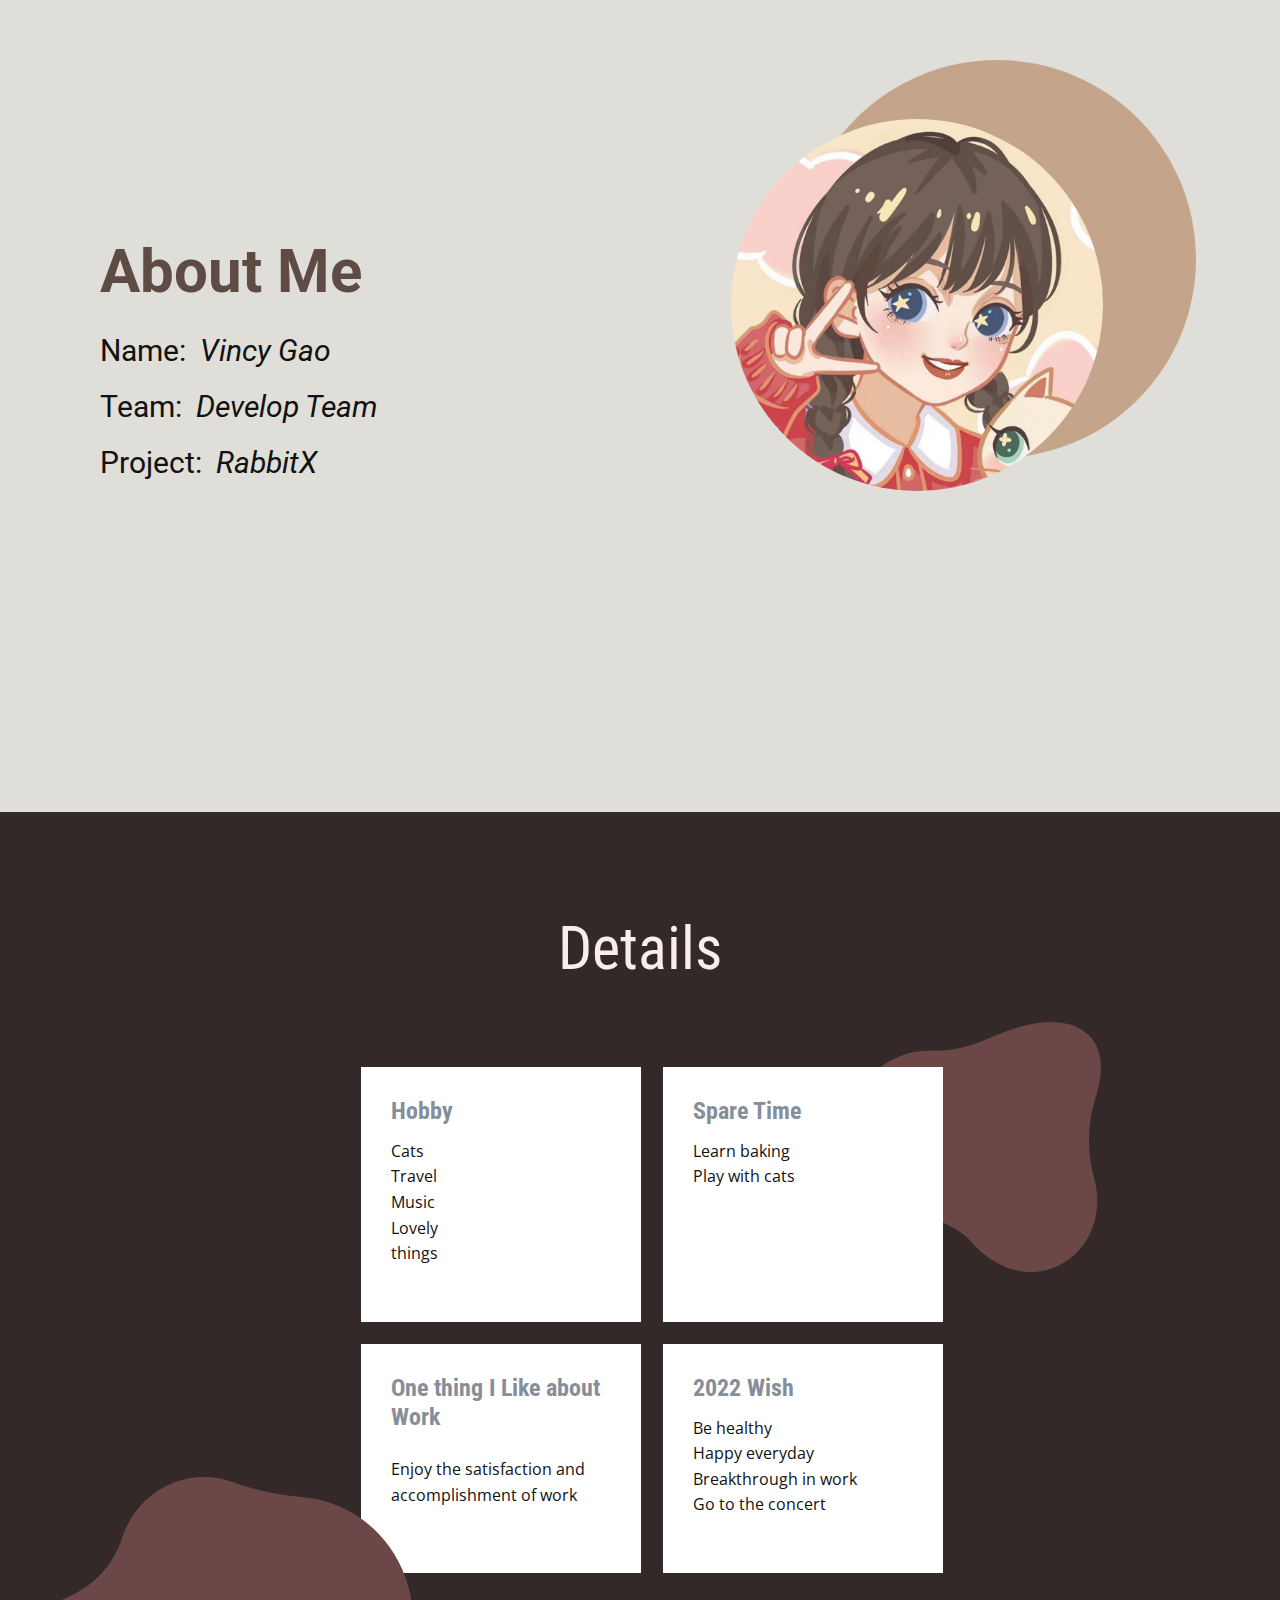
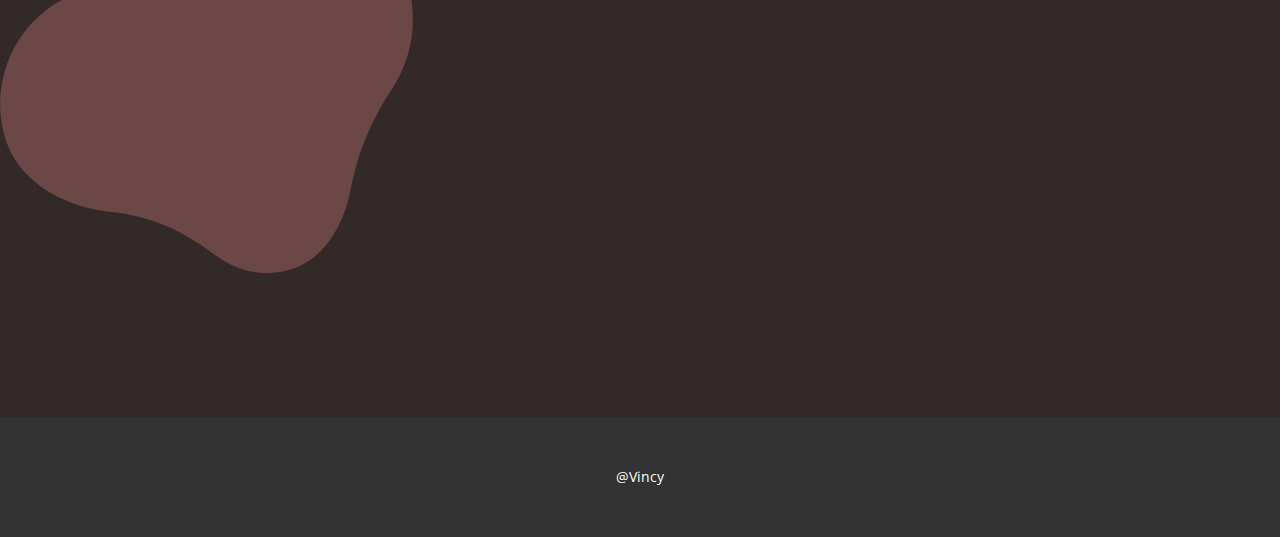
<file: index.html>
<!DOCTYPE html>
<html style="font-size: 16px;">
  <head>
    <meta name="viewport" content="width=device-width, initial-scale=1.0">
    <meta charset="utf-8">
    <meta name="keywords" content="About Us">
    <meta name="description" content="">
    <meta name="page_type" content="np-template-header-footer-from-plugin">
    <title>Vincy Gao</title>
    <link rel="stylesheet" href="nicepage.css" media="screen">
<link rel="stylesheet" href="Home.css" media="screen">
    <script class="u-script" type="text/javascript" src="jquery.js" defer=""></script>
    <script class="u-script" type="text/javascript" src="nicepage.js" defer=""></script>
    <meta name="generator" content="Nicepage 4.3.3, nicepage.com">
    
    <link id="u-theme-google-font" rel="stylesheet" href="https://fonts.googleapis.com/css?family=Roboto:100,100i,300,300i,400,400i,500,500i,700,700i,900,900i|Open+Sans:300,300i,400,400i,600,600i,700,700i,800,800i">
    <link id="u-page-google-font" rel="stylesheet" href="https://fonts.googleapis.com/css?family=Roboto+Condensed:300,300i,400,400i,700,700i|Roboto+Condensed:300,300i,400,400i,700,700i">
    
    
    
    <script type="application/ld+json">{
		"@context": "http://schema.org",
		"@type": "Organization",
		"name": ""
}</script>
    <meta name="theme-color" content="#478ac9">
    <meta property="og:title" content="Home">
    <meta property="og:type" content="website">
  </head>
  <body data-home-page="Home.html" data-home-page-title="Home" class="u-body">
    <section class="background-color u-align-center u-clearfix u-custom-color-2 u-section-1" id="carousel_fe65">
      <div class="u-clearfix u-sheet u-valign-middle-md u-valign-middle-sm u-valign-middle-xs u-sheet-1">
        <div class="u-clearfix u-expanded-width u-layout-wrap u-layout-wrap-1">
          <div class="u-layout">
            <div class="u-layout-row">
              <div class="u-container-style u-layout-cell u-left-cell u-size-30 u-layout-cell-1">
                <div class="u-container-layout u-valign-bottom-md u-valign-bottom-sm u-valign-middle-xs u-container-layout-1">
                  <h2 class="u-text u-text-custom-color-5 u-text-1">About Me</h2>
                  <h3 class="u-text u-text-2">Name:&nbsp;&nbsp;<span style="font-style: italic;">Vincy Gao</span>
                  </h3>
                  <h3 class="u-text u-text-3">Team:&nbsp;&nbsp;<span style="font-style: italic;">Develop Team</span>
                  </h3>
                  <h3 class="u-text u-text-4">Project:&nbsp;&nbsp;<span style="font-style: italic;">RabbitX</span>
                  </h3>
                </div>
              </div>
              <div class="u-container-style u-layout-cell u-right-cell u-size-30 u-layout-cell-2">
                <div class="u-container-layout u-container-layout-2">
                  <div class="u-custom-color-3 u-shape u-shape-circle u-shape-1"></div>
                  <div alt="" class="u-image u-image-circle u-image-1" data-image-width="1112" data-image-height="1036"></div>
                </div>
              </div>
            </div>
          </div>
        </div>
      </div>
    </section>
    <section class="u-align-center u-clearfix u-palette-2-dark-3 u-section-2" id="carousel_7f0c">
      <h1 class="u-text u-text-palette-2-light-3 u-text-1">Details<br>
      </h1>
      <div class="u-shape u-shape-svg u-text-palette-2-dark-2 u-shape-1">
        <svg class="u-svg-link" preserveAspectRatio="none" viewBox="0 0 160 160" style=""><use xmlns:xlink="http://www.w3.org/1999/xlink" xlink:href="#svg-bab7"></use></svg>
        <svg xmlns="http://www.w3.org/2000/svg" xmlns:xlink="http://www.w3.org/1999/xlink" version="1.1" xml:space="preserve" class="u-svg-content" viewBox="0 0 160 160" x="0px" y="0px" id="svg-bab7"><path d="M157.4,45.5c11.3-39.1-16.3-50.2-43.8-43.8c-25.2,5.8-35.5,17.2-61,16.5C21.7,17.4,0,39.8,0,71.3
	c0,49.1,58.2,47.8,76.2,68.5c38.8,44.7,92.8,8.2,79.3-40.3C148.1,73.2,155.9,50.6,157.4,45.5z"></path></svg>
      </div>
      <div class="u-list u-list-1">
        <div class="u-repeater u-repeater-1">
          <div class="u-align-left u-container-style u-list-item u-repeater-item u-white u-list-item-1">
            <div class="u-container-layout u-similar-container u-valign-top u-container-layout-1">
              <h4 class="u-custom-font u-font-roboto-condensed u-text u-text-default u-text-palette-5-dark-1 u-text-2">
                <span style="font-weight: 700;">Hobb<span style="font-weight: 700;"></span>y
                </span>
                <br>
              </h4>
              <p class="u-text u-text-3">Cats<br>Travel<br>Music<br> Lovely things&nbsp;<br>
              </p>
            </div>
          </div>
          <div class="u-align-left u-container-style u-list-item u-repeater-item u-video-cover u-white u-list-item-2">
            <div class="u-container-layout u-similar-container u-valign-top u-container-layout-2">
              <h4 class="u-custom-font u-font-roboto-condensed u-text u-text-default u-text-palette-5-dark-1 u-text-4">Spare Time</h4>
              <p class="u-text u-text-5">Learn baking<br>Play with cats<br>
                <br>
              </p>
            </div>
          </div>
          <div class="u-align-left u-container-style u-list-item u-repeater-item u-video-cover u-white u-list-item-3">
            <div class="u-container-layout u-similar-container u-valign-top u-container-layout-3">
              <h4 class="u-custom-font u-font-roboto-condensed u-text u-text-default u-text-palette-5-dark-1 u-text-6">One thing I Like about Work</h4>
              <p class="u-text u-text-7">
                <br>Enjoy the satisfaction and accomplishment of work&nbsp;
              </p>
            </div>
          </div>
          <div class="u-align-left u-container-style u-list-item u-repeater-item u-video-cover u-white u-list-item-4">
            <div class="u-container-layout u-similar-container u-valign-top u-container-layout-4">
              <h4 class="u-custom-font u-font-roboto-condensed u-text u-text-default u-text-palette-5-dark-1 u-text-8">2022 Wish</h4>
              <p class="u-text u-text-9">Be healthy<br>Happy everyday<br>Breakthrough in work<br> Go to the concert&nbsp;<br>
              </p>
            </div>
          </div>
        </div>
      </div>
      <div class="u-shape u-shape-svg u-text-palette-2-dark-2 u-shape-2">
        <svg class="u-svg-link" preserveAspectRatio="none" viewBox="0 0 160 150" style=""><use xmlns:xlink="http://www.w3.org/1999/xlink" xlink:href="#svg-61d8"></use></svg>
        <svg xmlns="http://www.w3.org/2000/svg" xmlns:xlink="http://www.w3.org/1999/xlink" version="1.1" xml:space="preserve" class="u-svg-content" viewBox="0 0 160 150" x="0px" y="0px" id="svg-61d8"><path d="M43.2,126.9c14.2,1.3,27.6,7,39.1,15.6c8.3,6.1,19.4,10.3,32.7,5.3c11.7-4.4,18.6-17.4,21-30.2c2.6-13.3,8.1-25.9,15.7-37.1
	c8.3-12.1,10.8-27.9,5.3-42.7C150.5,20.3,134.6,9,117,7.6C107.9,6.9,98.8,5,90.1,1.9C83-0.6,75-0.7,67.4,2.1
	c-9.9,3.7-17,11.6-20.1,21c-3.3,10.1-10.9,18-20.6,22.2c-0.1,0-0.1,0.1-0.2,0.1c-20.3,8.9-31,32-24.6,53.2
	C6.9,115.6,25.2,125.2,43.2,126.9z"></path></svg>
      </div>
    </section>
    
    
    <footer class="u-align-center u-clearfix u-footer u-grey-80 u-footer" id="sec-1d3d"><div class="u-clearfix u-sheet u-valign-middle-xs u-sheet-1">
        <p class="u-small-text u-text u-text-variant u-text-1">@Vincy</p>
      </div></footer>
  </body>
</html>
</file>
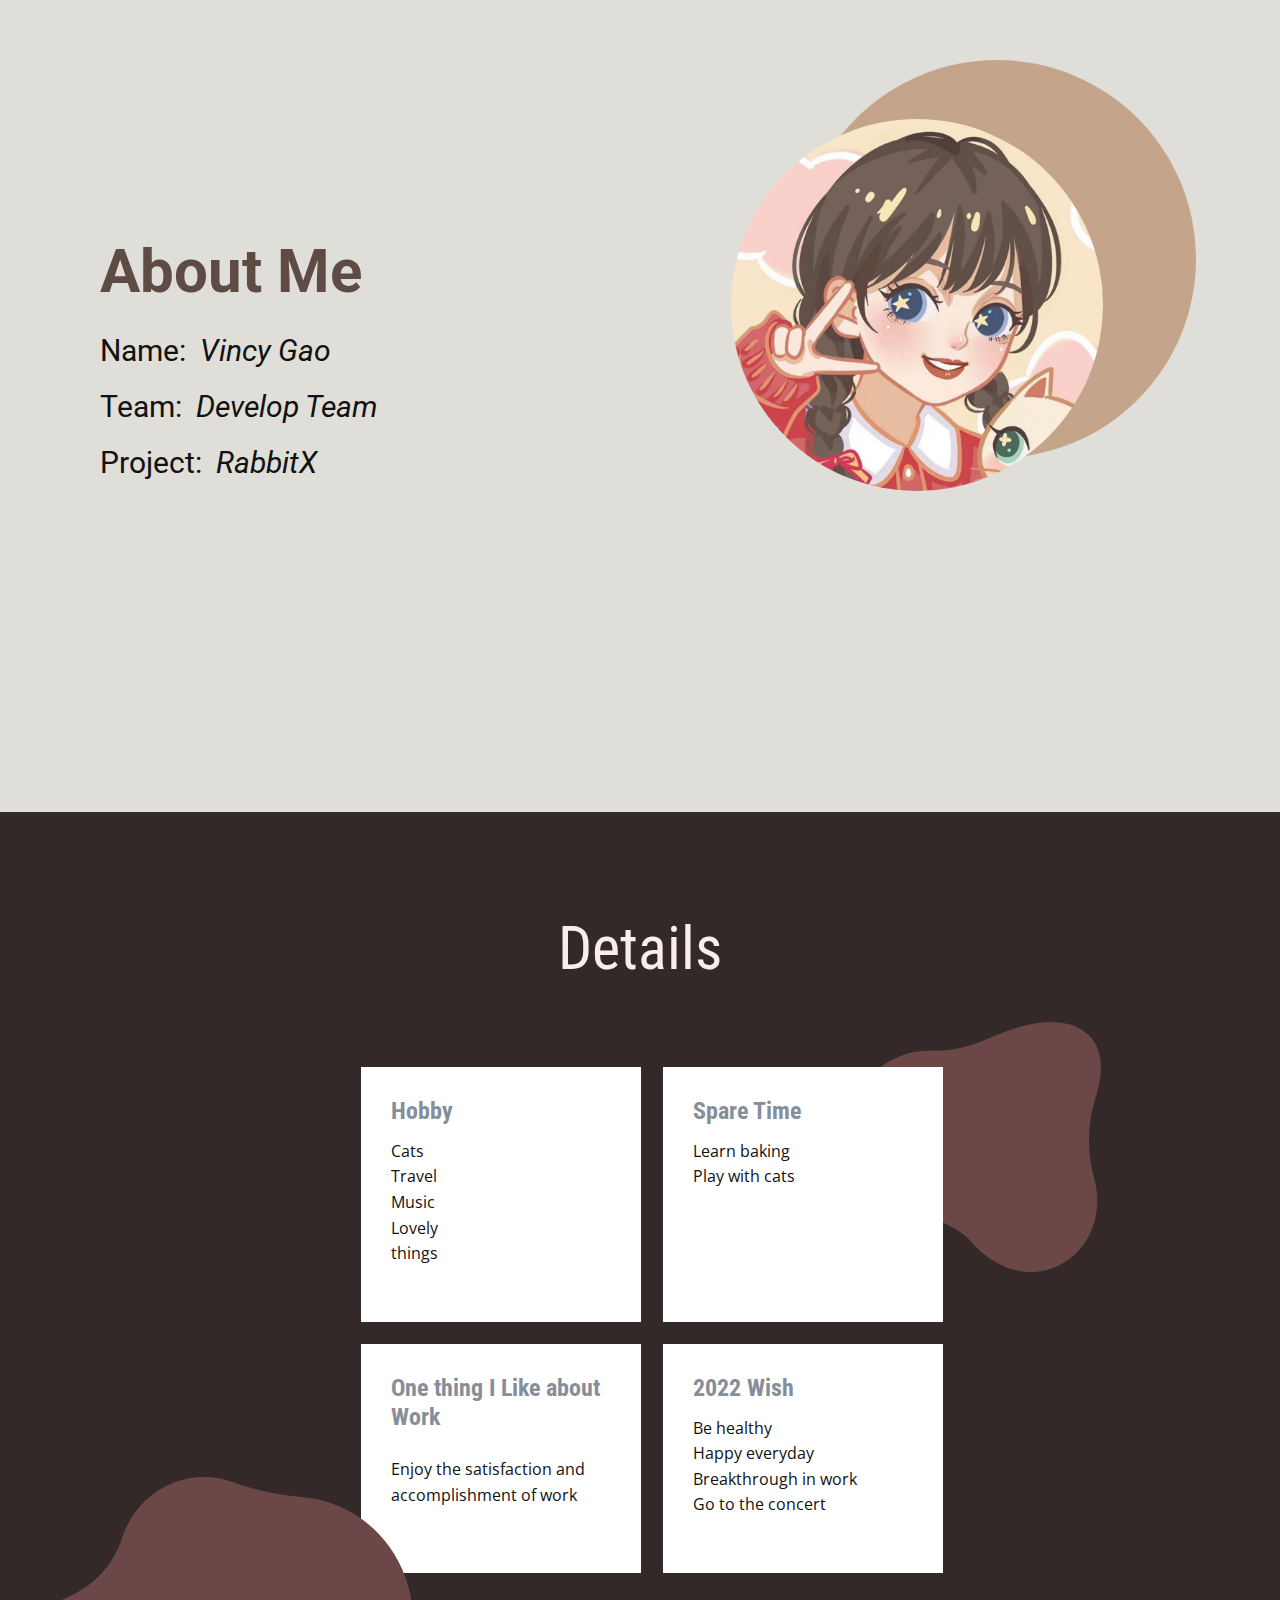
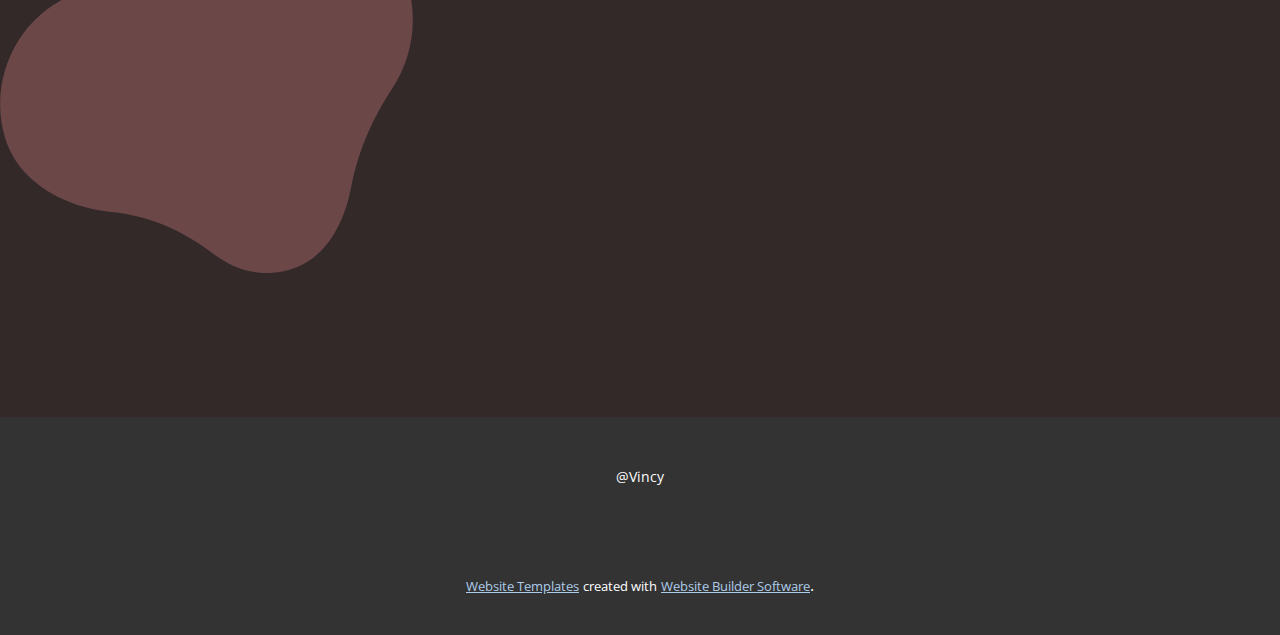
<file: Home.html>
<!DOCTYPE html>
<html style="font-size: 16px;">
  <head>
    <meta name="viewport" content="width=device-width, initial-scale=1.0">
    <meta charset="utf-8">
    <meta name="keywords" content="About Us">
    <meta name="description" content="">
    <meta name="page_type" content="np-template-header-footer-from-plugin">
    <title>Home</title>
    <link rel="stylesheet" href="nicepage.css" media="screen">
<link rel="stylesheet" href="Home.css" media="screen">
    <script class="u-script" type="text/javascript" src="jquery.js" defer=""></script>
    <script class="u-script" type="text/javascript" src="nicepage.js" defer=""></script>
    <meta name="generator" content="Nicepage 4.3.3, nicepage.com">
    
    <link id="u-theme-google-font" rel="stylesheet" href="https://fonts.googleapis.com/css?family=Roboto:100,100i,300,300i,400,400i,500,500i,700,700i,900,900i|Open+Sans:300,300i,400,400i,600,600i,700,700i,800,800i">
    <link id="u-page-google-font" rel="stylesheet" href="https://fonts.googleapis.com/css?family=Roboto+Condensed:300,300i,400,400i,700,700i|Roboto+Condensed:300,300i,400,400i,700,700i">
    
    
    
    <script type="application/ld+json">{
		"@context": "http://schema.org",
		"@type": "Organization",
		"name": ""
}</script>
    <meta name="theme-color" content="#478ac9">
    <meta property="og:title" content="Home">
    <meta property="og:type" content="website">
  </head>
  <body class="u-body">
    <section class="background-color u-align-center u-clearfix u-custom-color-2 u-section-1" id="carousel_fe65">
      <div class="u-clearfix u-sheet u-valign-middle-md u-valign-middle-sm u-valign-middle-xs u-sheet-1">
        <div class="u-clearfix u-expanded-width u-layout-wrap u-layout-wrap-1">
          <div class="u-layout">
            <div class="u-layout-row">
              <div class="u-container-style u-layout-cell u-left-cell u-size-30 u-layout-cell-1">
                <div class="u-container-layout u-valign-bottom-md u-valign-bottom-sm u-valign-middle-xs u-container-layout-1">
                  <h2 class="u-text u-text-custom-color-5 u-text-1">About Me</h2>
                  <h3 class="u-text u-text-2">Name:&nbsp;&nbsp;<span style="font-style: italic;">Vincy Gao</span>
                  </h3>
                  <h3 class="u-text u-text-3">Team:&nbsp;&nbsp;<span style="font-style: italic;">Develop Team</span>
                  </h3>
                  <h3 class="u-text u-text-4">Project:&nbsp;&nbsp;<span style="font-style: italic;">RabbitX</span>
                  </h3>
                </div>
              </div>
              <div class="u-container-style u-layout-cell u-right-cell u-size-30 u-layout-cell-2">
                <div class="u-container-layout u-container-layout-2">
                  <div class="u-custom-color-3 u-shape u-shape-circle u-shape-1"></div>
                  <div alt="" class="u-image u-image-circle u-image-1" data-image-width="1112" data-image-height="1036"></div>
                </div>
              </div>
            </div>
          </div>
        </div>
      </div>
    </section>
    <section class="u-align-center u-clearfix u-palette-2-dark-3 u-section-2" id="carousel_7f0c">
      <h1 class="u-text u-text-palette-2-light-3 u-text-1">Details<br>
      </h1>
      <div class="u-shape u-shape-svg u-text-palette-2-dark-2 u-shape-1">
        <svg class="u-svg-link" preserveAspectRatio="none" viewBox="0 0 160 160" style=""><use xmlns:xlink="http://www.w3.org/1999/xlink" xlink:href="#svg-bab7"></use></svg>
        <svg xmlns="http://www.w3.org/2000/svg" xmlns:xlink="http://www.w3.org/1999/xlink" version="1.1" xml:space="preserve" class="u-svg-content" viewBox="0 0 160 160" x="0px" y="0px" id="svg-bab7"><path d="M157.4,45.5c11.3-39.1-16.3-50.2-43.8-43.8c-25.2,5.8-35.5,17.2-61,16.5C21.7,17.4,0,39.8,0,71.3
	c0,49.1,58.2,47.8,76.2,68.5c38.8,44.7,92.8,8.2,79.3-40.3C148.1,73.2,155.9,50.6,157.4,45.5z"></path></svg>
      </div>
      <div class="u-list u-list-1">
        <div class="u-repeater u-repeater-1">
          <div class="u-align-left u-container-style u-list-item u-repeater-item u-white u-list-item-1">
            <div class="u-container-layout u-similar-container u-valign-top u-container-layout-1">
              <h4 class="u-custom-font u-font-roboto-condensed u-text u-text-default u-text-palette-5-dark-1 u-text-2">
                <span style="font-weight: 700;">Hobb<span style="font-weight: 700;"></span>y
                </span>
                <br>
              </h4>
              <p class="u-text u-text-3">Cats<br>Travel<br>Music<br> Lovely things&nbsp;<br>
              </p>
            </div>
          </div>
          <div class="u-align-left u-container-style u-list-item u-repeater-item u-video-cover u-white u-list-item-2">
            <div class="u-container-layout u-similar-container u-valign-top u-container-layout-2">
              <h4 class="u-custom-font u-font-roboto-condensed u-text u-text-default u-text-palette-5-dark-1 u-text-4">Spare Time</h4>
              <p class="u-text u-text-5">Learn baking<br>Play with cats<br>
                <br>
              </p>
            </div>
          </div>
          <div class="u-align-left u-container-style u-list-item u-repeater-item u-video-cover u-white u-list-item-3">
            <div class="u-container-layout u-similar-container u-valign-top u-container-layout-3">
              <h4 class="u-custom-font u-font-roboto-condensed u-text u-text-default u-text-palette-5-dark-1 u-text-6">One thing I Like about Work</h4>
              <p class="u-text u-text-7">
                <br>Enjoy the satisfaction and accomplishment of work&nbsp;
              </p>
            </div>
          </div>
          <div class="u-align-left u-container-style u-list-item u-repeater-item u-video-cover u-white u-list-item-4">
            <div class="u-container-layout u-similar-container u-valign-top u-container-layout-4">
              <h4 class="u-custom-font u-font-roboto-condensed u-text u-text-default u-text-palette-5-dark-1 u-text-8">2022 Wish</h4>
              <p class="u-text u-text-9">Be healthy<br>Happy everyday<br>Breakthrough in work<br> Go to the concert&nbsp;<br>
              </p>
            </div>
          </div>
        </div>
      </div>
      <div class="u-shape u-shape-svg u-text-palette-2-dark-2 u-shape-2">
        <svg class="u-svg-link" preserveAspectRatio="none" viewBox="0 0 160 150" style=""><use xmlns:xlink="http://www.w3.org/1999/xlink" xlink:href="#svg-61d8"></use></svg>
        <svg xmlns="http://www.w3.org/2000/svg" xmlns:xlink="http://www.w3.org/1999/xlink" version="1.1" xml:space="preserve" class="u-svg-content" viewBox="0 0 160 150" x="0px" y="0px" id="svg-61d8"><path d="M43.2,126.9c14.2,1.3,27.6,7,39.1,15.6c8.3,6.1,19.4,10.3,32.7,5.3c11.7-4.4,18.6-17.4,21-30.2c2.6-13.3,8.1-25.9,15.7-37.1
	c8.3-12.1,10.8-27.9,5.3-42.7C150.5,20.3,134.6,9,117,7.6C107.9,6.9,98.8,5,90.1,1.9C83-0.6,75-0.7,67.4,2.1
	c-9.9,3.7-17,11.6-20.1,21c-3.3,10.1-10.9,18-20.6,22.2c-0.1,0-0.1,0.1-0.2,0.1c-20.3,8.9-31,32-24.6,53.2
	C6.9,115.6,25.2,125.2,43.2,126.9z"></path></svg>
      </div>
    </section>
    
    
    <footer class="u-align-center u-clearfix u-footer u-grey-80 u-footer" id="sec-1d3d"><div class="u-clearfix u-sheet u-valign-middle-xs u-sheet-1">
        <p class="u-small-text u-text u-text-variant u-text-1">@Vincy</p>
      </div></footer>
    <section class="u-backlink u-clearfix u-grey-80">
      <a class="u-link" href="https://nicepage.com/website-templates" target="_blank">
        <span>Website Templates</span>
      </a>
      <p class="u-text">
        <span>created with</span>
      </p>
      <a class="u-link" href="" target="_blank">
        <span>Website Builder Software</span>
      </a>. 
    </section>
  </body>
</html>
</file>
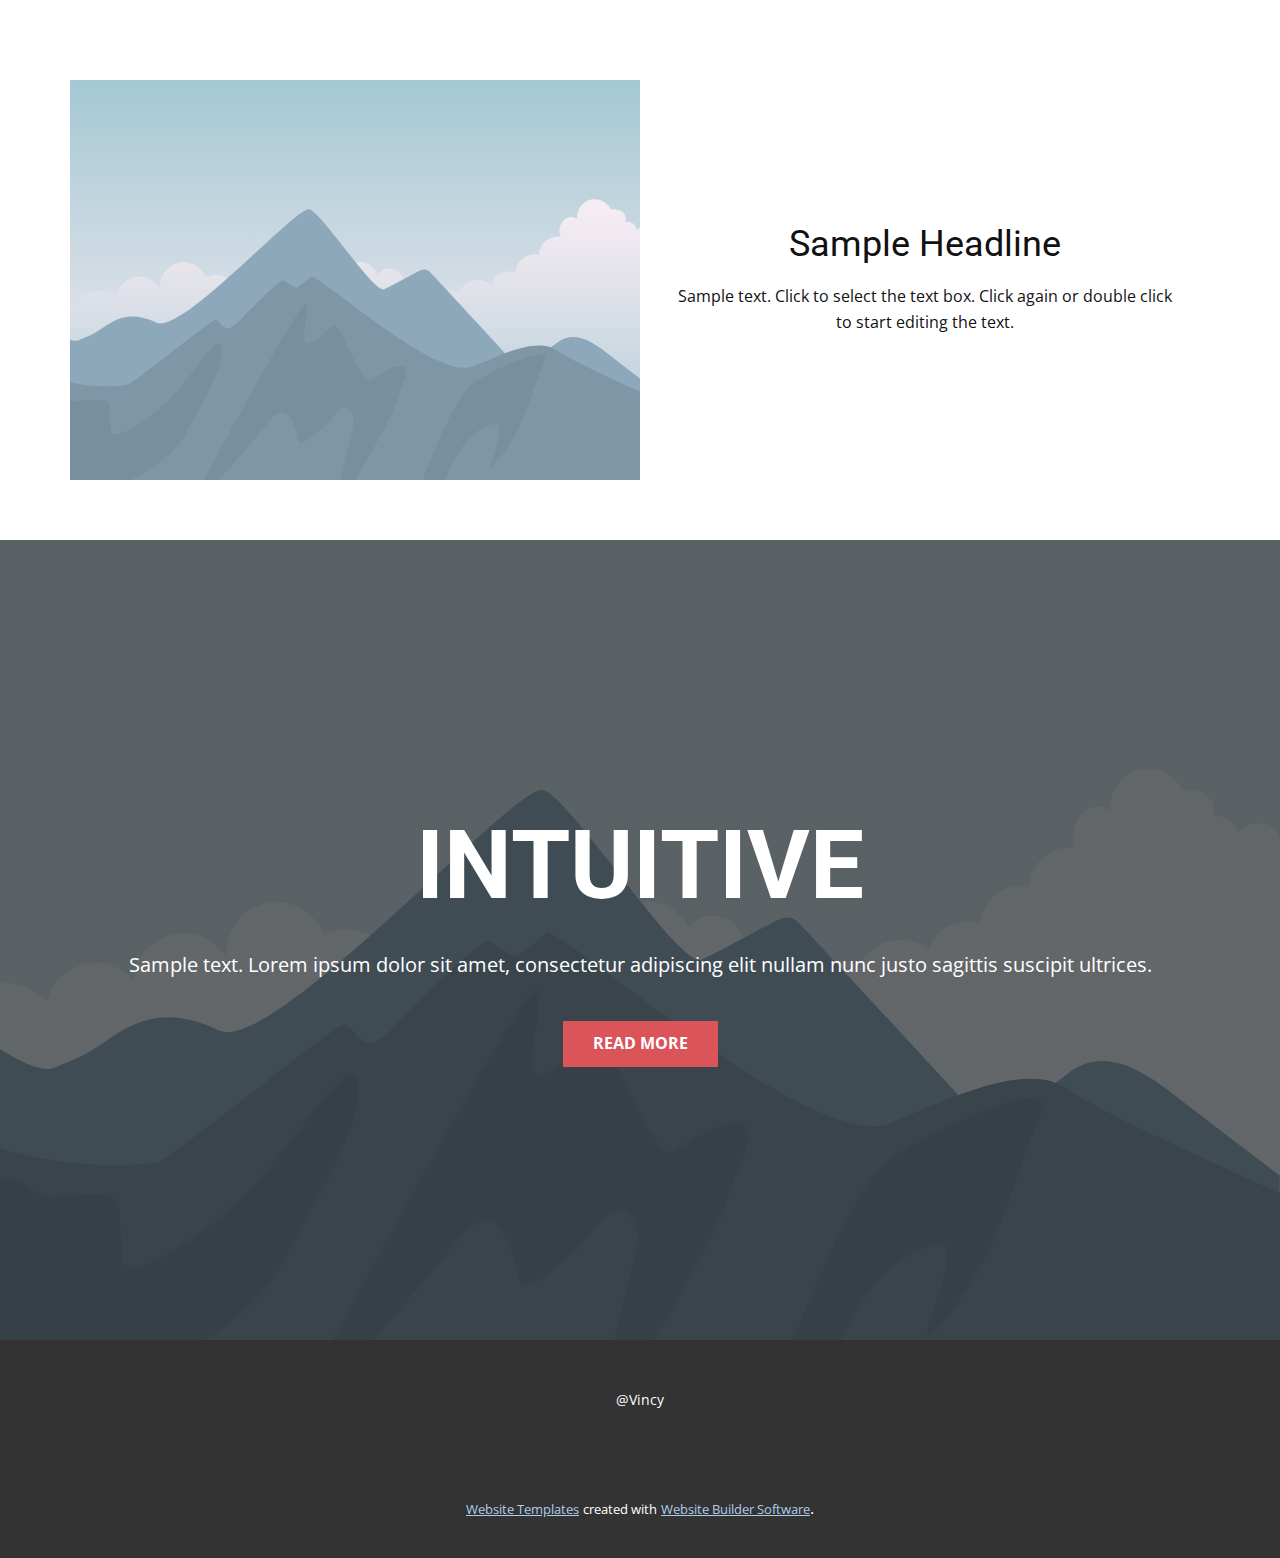
<file: Page-1.html>
<!DOCTYPE html>
<html style="font-size: 16px;">
  <head>
    <meta name="viewport" content="width=device-width, initial-scale=1.0">
    <meta charset="utf-8">
    <meta name="keywords" content="INTUITIVE">
    <meta name="description" content="">
    <meta name="page_type" content="np-template-header-footer-from-plugin">
    <title>Page 1</title>
    <link rel="stylesheet" href="nicepage.css" media="screen">
<link rel="stylesheet" href="Page-1.css" media="screen">
    <script class="u-script" type="text/javascript" src="jquery.js" defer=""></script>
    <script class="u-script" type="text/javascript" src="nicepage.js" defer=""></script>
    <meta name="generator" content="Nicepage 4.3.3, nicepage.com">
    <link id="u-theme-google-font" rel="stylesheet" href="https://fonts.googleapis.com/css?family=Roboto:100,100i,300,300i,400,400i,500,500i,700,700i,900,900i|Open+Sans:300,300i,400,400i,600,600i,700,700i,800,800i">
    
    
    
    <script type="application/ld+json">{
		"@context": "http://schema.org",
		"@type": "Organization",
		"name": ""
}</script>
    <meta name="theme-color" content="#478ac9">
    <meta property="og:title" content="Page 1">
    <meta property="og:type" content="website">
  </head>
  <body class="u-body"><header class="u-clearfix u-header u-header" id="sec-80c4"><div class="u-clearfix u-sheet u-sheet-1">
        <h3 class="u-headline u-text u-text-default-xs u-text-1">
          <a href="/"></a>
        </h3>
      </div></header>
    <section class="u-clearfix u-section-1" id="sec-c0db">
      <div class="u-clearfix u-sheet u-sheet-1">
        <div class="u-clearfix u-expanded-width u-layout-wrap u-layout-wrap-1">
          <div class="u-layout">
            <div class="u-layout-row">
              <div class="u-container-style u-image u-layout-cell u-size-30 u-image-1" data-image-width="400" data-image-height="265">
                <div class="u-container-layout u-container-layout-1"></div>
              </div>
              <div class="u-align-center u-container-style u-layout-cell u-size-30 u-layout-cell-2">
                <div class="u-container-layout u-valign-middle u-container-layout-2">
                  <h2 class="u-text u-text-default u-text-1">Sample Headline</h2>
                  <p class="u-text u-text-default u-text-2">Sample text. Click to select the text box. Click again or double click to start editing the text.</p>
                </div>
              </div>
            </div>
          </div>
        </div>
      </div>
    </section>
    <section class="u-align-center u-clearfix u-image u-shading u-section-2" src="" data-image-width="256" data-image-height="256" id="sec-2a22">
      <div class="u-clearfix u-sheet u-valign-middle u-sheet-1">
        <h1 class="u-text u-text-default u-title u-text-1">INTUITIVE</h1>
        <p class="u-large-text u-text u-text-default u-text-variant u-text-2">Sample text. Lorem ipsum dolor sit amet, consectetur adipiscing elit nullam nunc justo sagittis suscipit ultrices.</p>
        <a href="#" class="u-btn u-button-style u-palette-2-base u-btn-1">Read More</a>
      </div>
    </section>
    
    
    <footer class="u-align-center u-clearfix u-footer u-grey-80 u-footer" id="sec-1d3d"><div class="u-clearfix u-sheet u-valign-middle-xs u-sheet-1">
        <p class="u-small-text u-text u-text-variant u-text-1">@Vincy</p>
      </div></footer>
    <section class="u-backlink u-clearfix u-grey-80">
      <a class="u-link" href="https://nicepage.com/website-templates" target="_blank">
        <span>Website Templates</span>
      </a>
      <p class="u-text">
        <span>created with</span>
      </p>
      <a class="u-link" href="" target="_blank">
        <span>Website Builder Software</span>
      </a>. 
    </section>
  </body>
</html>
</file>
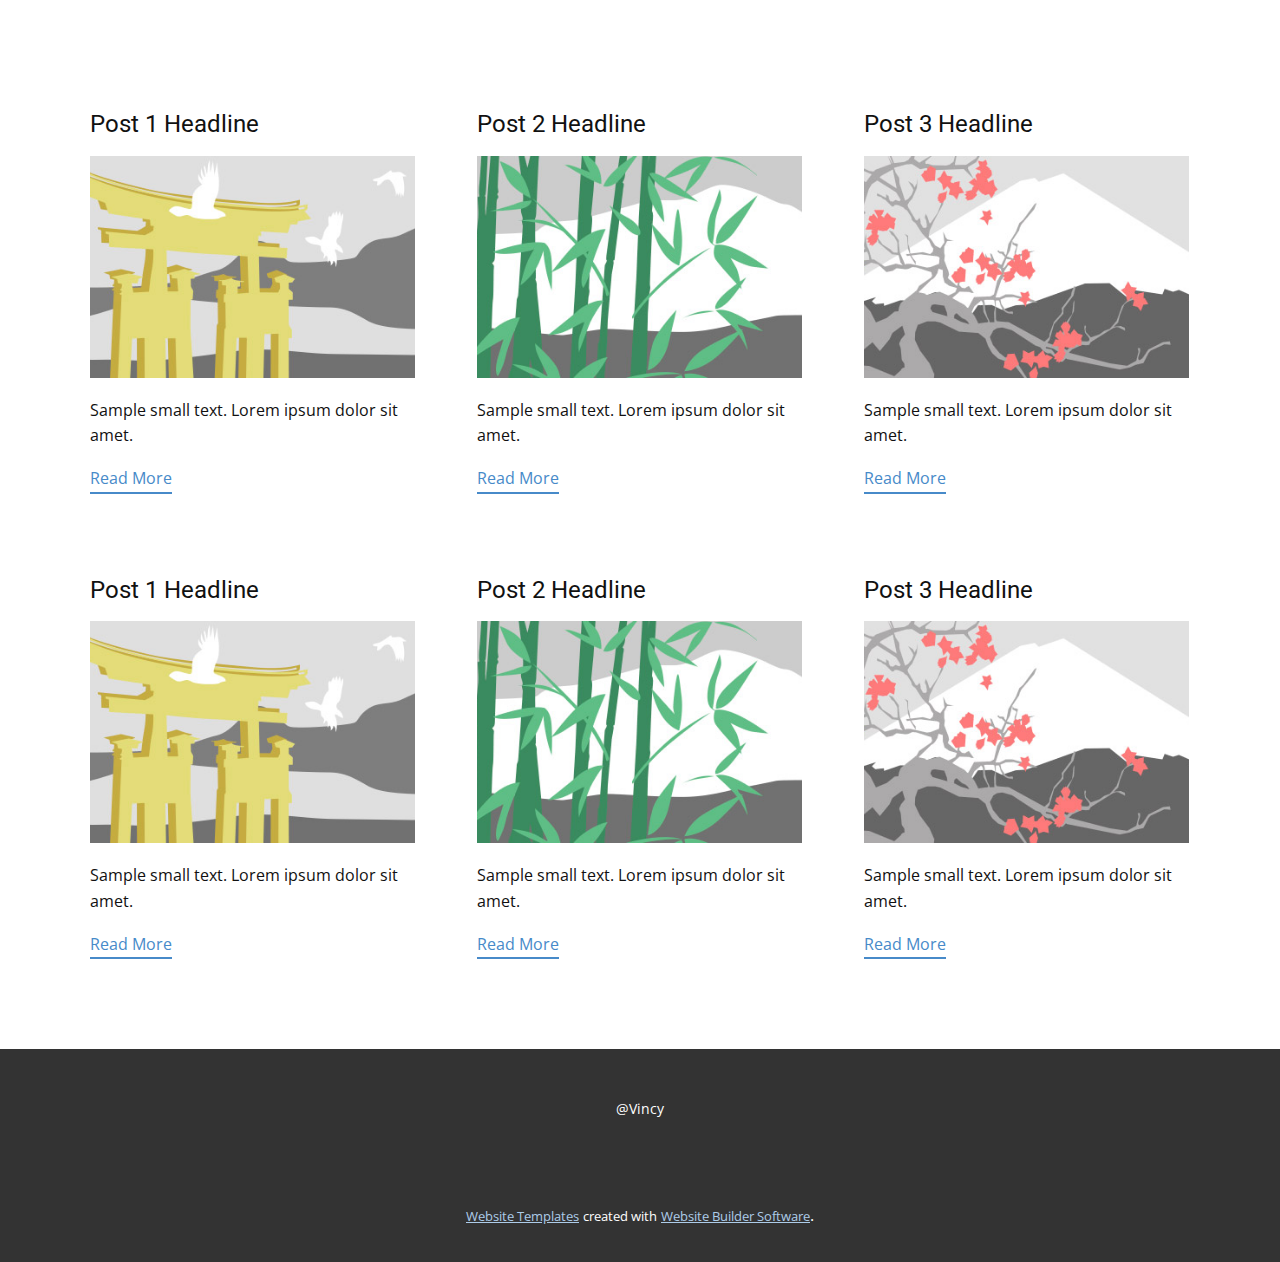
<file: blog/blog.html>
<html style="font-size: 16px;"><head>
    <meta name="viewport" content="width=device-width, initial-scale=1.0">
    <meta charset="utf-8">
    <meta name="keywords" content="">
    <meta name="description" content="">
    <meta name="page_type" content="np-template-header-footer-from-plugin">
    <title>Blog Template</title>
    <link rel="stylesheet" href="../nicepage.css" media="screen">
<link rel="stylesheet" href="../Blog-Template.css" media="screen">
    <script class="u-script" type="text/javascript" src="../jquery.js" defer=""></script>
    <script class="u-script" type="text/javascript" src="../nicepage.js" defer=""></script>
    <meta name="generator" content="Nicepage 4.3.3, nicepage.com">
    <link id="u-theme-google-font" rel="stylesheet" href="https://fonts.googleapis.com/css?family=Roboto:100,100i,300,300i,400,400i,500,500i,700,700i,900,900i|Open+Sans:300,300i,400,400i,600,600i,700,700i,800,800i">
    
    
    <script type="application/ld+json">{
		"@context": "http://schema.org",
		"@type": "Organization",
		"name": ""
}</script>
    <meta name="theme-color" content="#478ac9">
  </head>
  <body class="u-body"><header class="u-clearfix u-header u-header" id="sec-80c4"><div class="u-clearfix u-sheet u-sheet-1">
        <h3 class="u-headline u-text u-text-default-xs u-text-1">
          <a href="/"></a>
        </h3>
      </div></header>
    <section class="u-clearfix u-section-1" id="sec-3d7b">
      <div class="u-clearfix u-sheet u-valign-middle u-sheet-1"><!--blog--><!--blog_options_json--><!--{"type":"Recent","source":"","tags":"","count":""}--><!--/blog_options_json-->
        <div class="u-blog u-expanded-width u-repeater u-repeater-1"><!--blog_post-->
          <div class="u-blog-post u-container-style u-repeater-item u-white u-repeater-item-1">
            <div class="u-container-layout u-similar-container u-valign-top u-container-layout-1"><!--blog_post_header-->
              <h4 class="u-blog-control u-text u-text-1">
                <a class="u-post-header-link" href="../blog/post-5.html"><!--blog_post_header_content-->Post 1 Headline<!--/blog_post_header_content--></a>
              </h4><!--/blog_post_header--><!--blog_post_image-->
              <a class="u-post-header-link" href="../blog/post-5.html"><img alt="" class="u-blog-control u-expanded-width u-image u-image-default u-image-1" src="[data-uri]"></a><!--/blog_post_image--><!--blog_post_content-->
              <div class="u-blog-control u-post-content u-text u-text-2 fr-view">Sample small text. Lorem ipsum dolor sit amet.</div><!--/blog_post_content--><!--blog_post_readmore-->
              <a href="../blog/post-5.html" class="u-blog-control u-border-2 u-border-palette-1-base u-btn u-btn-rectangle u-button-style u-none u-btn-1"><!--blog_post_readmore_content--><!--options_json--><!--{"content":"","defaultValue":"Read More"}--><!--/options_json-->Read More<!--/blog_post_readmore_content--></a><!--/blog_post_readmore-->
            </div>
          </div><div class="u-blog-post u-container-style u-repeater-item u-video-cover u-white">
            <div class="u-container-layout u-similar-container u-valign-top u-container-layout-2"><!--blog_post_header-->
              <h4 class="u-blog-control u-text u-text-3">
                <a class="u-post-header-link" href="../blog/post-4.html"><!--blog_post_header_content-->Post 2 Headline<!--/blog_post_header_content--></a>
              </h4><!--/blog_post_header--><!--blog_post_image-->
              <a class="u-post-header-link" href="../blog/post-4.html"><img alt="" class="u-blog-control u-expanded-width u-image u-image-default u-image-2" src="[data-uri]"></a><!--/blog_post_image--><!--blog_post_content-->
              <div class="u-blog-control u-post-content u-text u-text-4 fr-view">Sample small text. Lorem ipsum dolor sit amet.</div><!--/blog_post_content--><!--blog_post_readmore-->
              <a href="../blog/post-4.html" class="u-blog-control u-border-2 u-border-palette-1-base u-btn u-btn-rectangle u-button-style u-none u-btn-2"><!--blog_post_readmore_content--><!--options_json--><!--{"content":"","defaultValue":"Read More"}--><!--/options_json-->Read More<!--/blog_post_readmore_content--></a><!--/blog_post_readmore-->
            </div>
          </div><div class="u-blog-post u-container-style u-repeater-item u-video-cover u-white">
            <div class="u-container-layout u-similar-container u-valign-top u-container-layout-3"><!--blog_post_header-->
              <h4 class="u-blog-control u-text u-text-5">
                <a class="u-post-header-link" href="../blog/post-3.html"><!--blog_post_header_content-->Post 3 Headline<!--/blog_post_header_content--></a>
              </h4><!--/blog_post_header--><!--blog_post_image-->
              <a class="u-post-header-link" href="../blog/post-3.html"><img alt="" class="u-blog-control u-expanded-width u-image u-image-default u-image-3" src="[data-uri]"></a><!--/blog_post_image--><!--blog_post_content-->
              <div class="u-blog-control u-post-content u-text u-text-6 fr-view">Sample small text. Lorem ipsum dolor sit amet.</div><!--/blog_post_content--><!--blog_post_readmore-->
              <a href="../blog/post-3.html" class="u-blog-control u-border-2 u-border-palette-1-base u-btn u-btn-rectangle u-button-style u-none u-btn-3"><!--blog_post_readmore_content--><!--options_json--><!--{"content":"","defaultValue":"Read More"}--><!--/options_json-->Read More<!--/blog_post_readmore_content--></a><!--/blog_post_readmore-->
            </div>
          </div><div class="u-blog-post u-container-style u-repeater-item u-white u-repeater-item-1">
            <div class="u-container-layout u-similar-container u-valign-top u-container-layout-1"><!--blog_post_header-->
              <h4 class="u-blog-control u-text u-text-1">
                <a class="u-post-header-link" href="../blog/post-2.html"><!--blog_post_header_content-->Post 1 Headline<!--/blog_post_header_content--></a>
              </h4><!--/blog_post_header--><!--blog_post_image-->
              <a class="u-post-header-link" href="../blog/post-2.html"><img alt="" class="u-blog-control u-expanded-width u-image u-image-default u-image-1" src="[data-uri]"></a><!--/blog_post_image--><!--blog_post_content-->
              <div class="u-blog-control u-post-content u-text u-text-2 fr-view">Sample small text. Lorem ipsum dolor sit amet.</div><!--/blog_post_content--><!--blog_post_readmore-->
              <a href="../blog/post-2.html" class="u-blog-control u-border-2 u-border-palette-1-base u-btn u-btn-rectangle u-button-style u-none u-btn-1"><!--blog_post_readmore_content--><!--options_json--><!--{"content":"","defaultValue":"Read More"}--><!--/options_json-->Read More<!--/blog_post_readmore_content--></a><!--/blog_post_readmore-->
            </div>
          </div><div class="u-blog-post u-container-style u-repeater-item u-video-cover u-white">
            <div class="u-container-layout u-similar-container u-valign-top u-container-layout-2"><!--blog_post_header-->
              <h4 class="u-blog-control u-text u-text-3">
                <a class="u-post-header-link" href="../blog/post-1.html"><!--blog_post_header_content-->Post 2 Headline<!--/blog_post_header_content--></a>
              </h4><!--/blog_post_header--><!--blog_post_image-->
              <a class="u-post-header-link" href="../blog/post-1.html"><img alt="" class="u-blog-control u-expanded-width u-image u-image-default u-image-2" src="[data-uri]"></a><!--/blog_post_image--><!--blog_post_content-->
              <div class="u-blog-control u-post-content u-text u-text-4 fr-view">Sample small text. Lorem ipsum dolor sit amet.</div><!--/blog_post_content--><!--blog_post_readmore-->
              <a href="../blog/post-1.html" class="u-blog-control u-border-2 u-border-palette-1-base u-btn u-btn-rectangle u-button-style u-none u-btn-2"><!--blog_post_readmore_content--><!--options_json--><!--{"content":"","defaultValue":"Read More"}--><!--/options_json-->Read More<!--/blog_post_readmore_content--></a><!--/blog_post_readmore-->
            </div>
          </div><div class="u-blog-post u-container-style u-repeater-item u-video-cover u-white">
            <div class="u-container-layout u-similar-container u-valign-top u-container-layout-3"><!--blog_post_header-->
              <h4 class="u-blog-control u-text u-text-5">
                <a class="u-post-header-link" href="../blog/post.html"><!--blog_post_header_content-->Post 3 Headline<!--/blog_post_header_content--></a>
              </h4><!--/blog_post_header--><!--blog_post_image-->
              <a class="u-post-header-link" href="../blog/post.html"><img alt="" class="u-blog-control u-expanded-width u-image u-image-default u-image-3" src="[data-uri]"></a><!--/blog_post_image--><!--blog_post_content-->
              <div class="u-blog-control u-post-content u-text u-text-6 fr-view">Sample small text. Lorem ipsum dolor sit amet.</div><!--/blog_post_content--><!--blog_post_readmore-->
              <a href="../blog/post.html" class="u-blog-control u-border-2 u-border-palette-1-base u-btn u-btn-rectangle u-button-style u-none u-btn-3"><!--blog_post_readmore_content--><!--options_json--><!--{"content":"","defaultValue":"Read More"}--><!--/options_json-->Read More<!--/blog_post_readmore_content--></a><!--/blog_post_readmore-->
            </div>
          </div><!--/blog_post--><!--blog_post-->
          <!--/blog_post--><!--blog_post-->
          <!--/blog_post-->
        </div><!--/blog-->
      </div>
    </section>
    
    
    <footer class="u-align-center u-clearfix u-footer u-grey-80 u-footer" id="sec-1d3d"><div class="u-clearfix u-sheet u-valign-middle-xs u-sheet-1">
        <p class="u-small-text u-text u-text-variant u-text-1">@Vincy</p>
      </div></footer>
    <section class="u-backlink u-clearfix u-grey-80">
      <a class="u-link" href="https://nicepage.com/website-templates" target="_blank">
        <span>Website Templates</span>
      </a>
      <p class="u-text">
        <span>created with</span>
      </p>
      <a class="u-link" href="" target="_blank">
        <span>Website Builder Software</span>
      </a>. 
    </section>
  
</body></html>
</file>
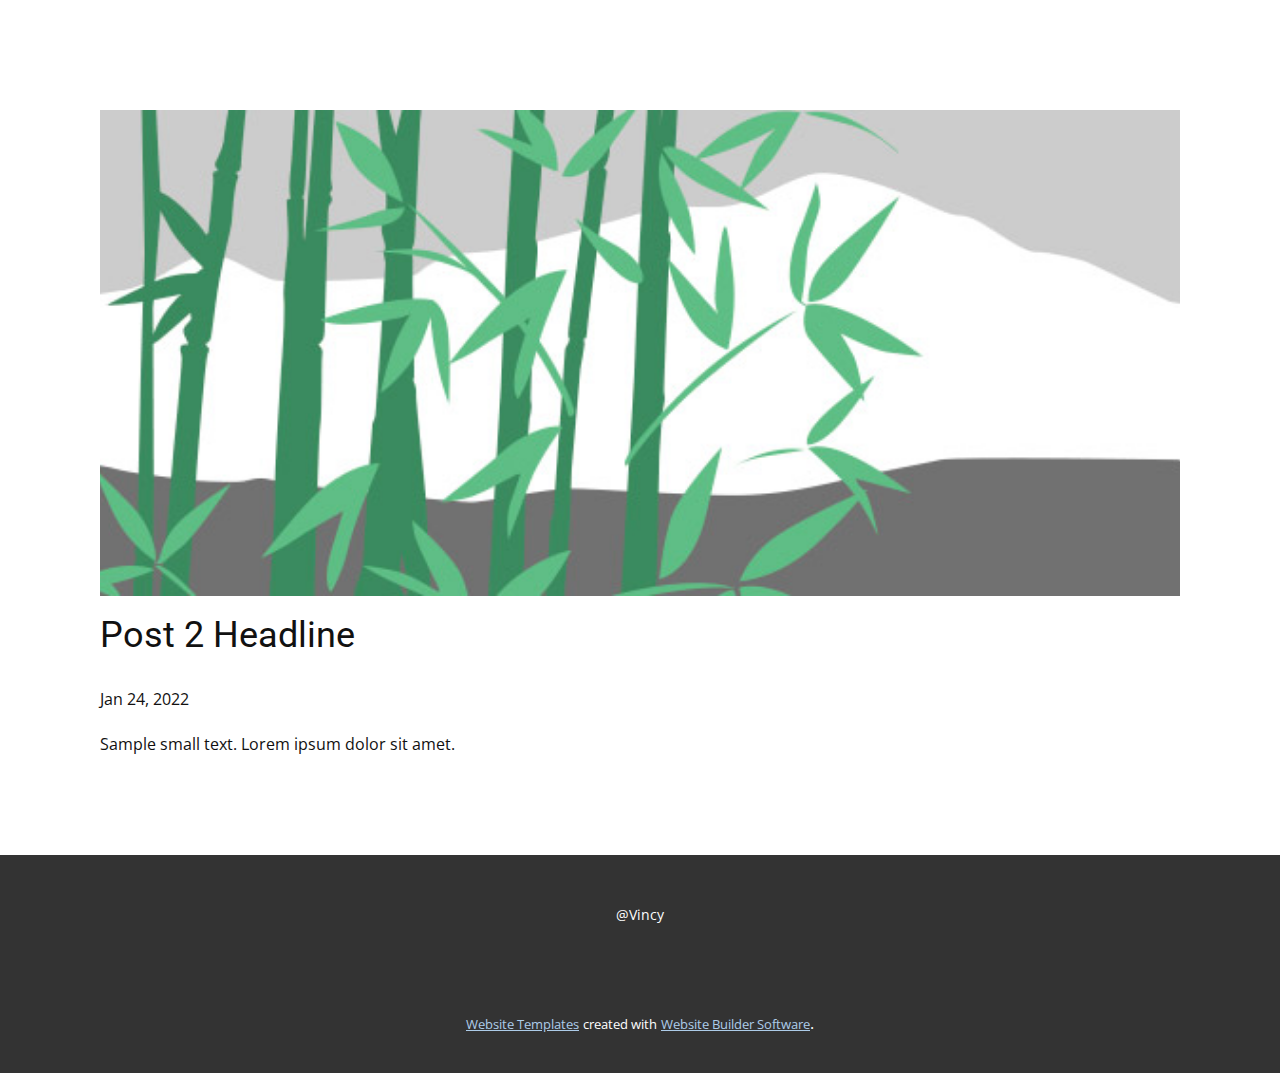
<file: blog/post-1.html>
<!doctype html>
<html style="font-size: 16px;"><head>
    <meta name="viewport" content="width=device-width, initial-scale=1.0">
    <meta charset="utf-8">
    <meta name="keywords" content="Post 1 Headline">
    <meta name="description" content="">
    <meta name="page_type" content="np-template-header-footer-from-plugin">
    <title>Post 2 Headline</title>
    <link rel="stylesheet" href="../nicepage.css" media="screen">
<link rel="stylesheet" href="../Post-Template.css" media="screen">
    <script class="u-script" type="text/javascript" src="../jquery.js" defer=""></script>
    <script class="u-script" type="text/javascript" src="../nicepage.js" defer=""></script>
    <meta name="generator" content="Nicepage 4.3.3, nicepage.com">
    <link id="u-theme-google-font" rel="stylesheet" href="https://fonts.googleapis.com/css?family=Roboto:100,100i,300,300i,400,400i,500,500i,700,700i,900,900i|Open+Sans:300,300i,400,400i,600,600i,700,700i,800,800i">
    
    
    <script type="application/ld+json">{
		"@context": "http://schema.org",
		"@type": "Organization",
		"name": ""
}</script>
    <meta name="theme-color" content="#478ac9">
  </head>
  <body class="u-body"><header class="u-clearfix u-header u-header" id="sec-80c4"><div class="u-clearfix u-sheet u-sheet-1">
        <h3 class="u-headline u-text u-text-default-xs u-text-1">
          <a href="/"></a>
        </h3>
      </div></header>
    <section class="u-align-center u-clearfix u-section-1" id="sec-fd6b">
      <div class="u-clearfix u-sheet u-valign-middle-md u-valign-middle-sm u-valign-middle-xs u-sheet-1"><!--post_details--><!--post_details_options_json--><!--{"source":""}--><!--/post_details_options_json--><!--blog_post-->
        <div class="u-container-style u-expanded-width u-post-details u-post-details-1">
          <div class="u-container-layout u-valign-middle u-container-layout-1"><!--blog_post_image-->
            <img alt="" class="u-blog-control u-expanded-width u-image u-image-default u-image-1" src="[data-uri]"><!--/blog_post_image--><!--blog_post_header-->
            <h2 class="u-blog-control u-text u-text-1">Post 2 Headline</h2><!--/blog_post_header--><!--blog_post_metadata-->
            <div class="u-blog-control u-metadata u-metadata-1"><!--blog_post_metadata_date-->
              <span class="u-meta-date u-meta-icon">Jan 24, 2022</span><!--/blog_post_metadata_date--><!--blog_post_metadata_category-->
              <!--/blog_post_metadata_category--><!--blog_post_metadata_comments-->
              <!--/blog_post_metadata_comments-->
            </div><!--/blog_post_metadata--><!--blog_post_content-->
            <div class="u-align-justify u-blog-control u-post-content u-text u-text-2 fr-view">
  Sample small text. Lorem ipsum dolor sit amet.
  </div><!--/blog_post_content-->
          </div>
        </div><!--/blog_post--><!--/post_details-->
      </div>
    </section>
    
    
    <footer class="u-align-center u-clearfix u-footer u-grey-80 u-footer" id="sec-1d3d"><div class="u-clearfix u-sheet u-valign-middle-xs u-sheet-1">
        <p class="u-small-text u-text u-text-variant u-text-1">@Vincy</p>
      </div></footer>
    <section class="u-backlink u-clearfix u-grey-80">
      <a class="u-link" href="https://nicepage.com/website-templates" target="_blank">
        <span>Website Templates</span>
      </a>
      <p class="u-text">
        <span>created with</span>
      </p>
      <a class="u-link" href="" target="_blank">
        <span>Website Builder Software</span>
      </a>. 
    </section>
  
</body></html>
</file>
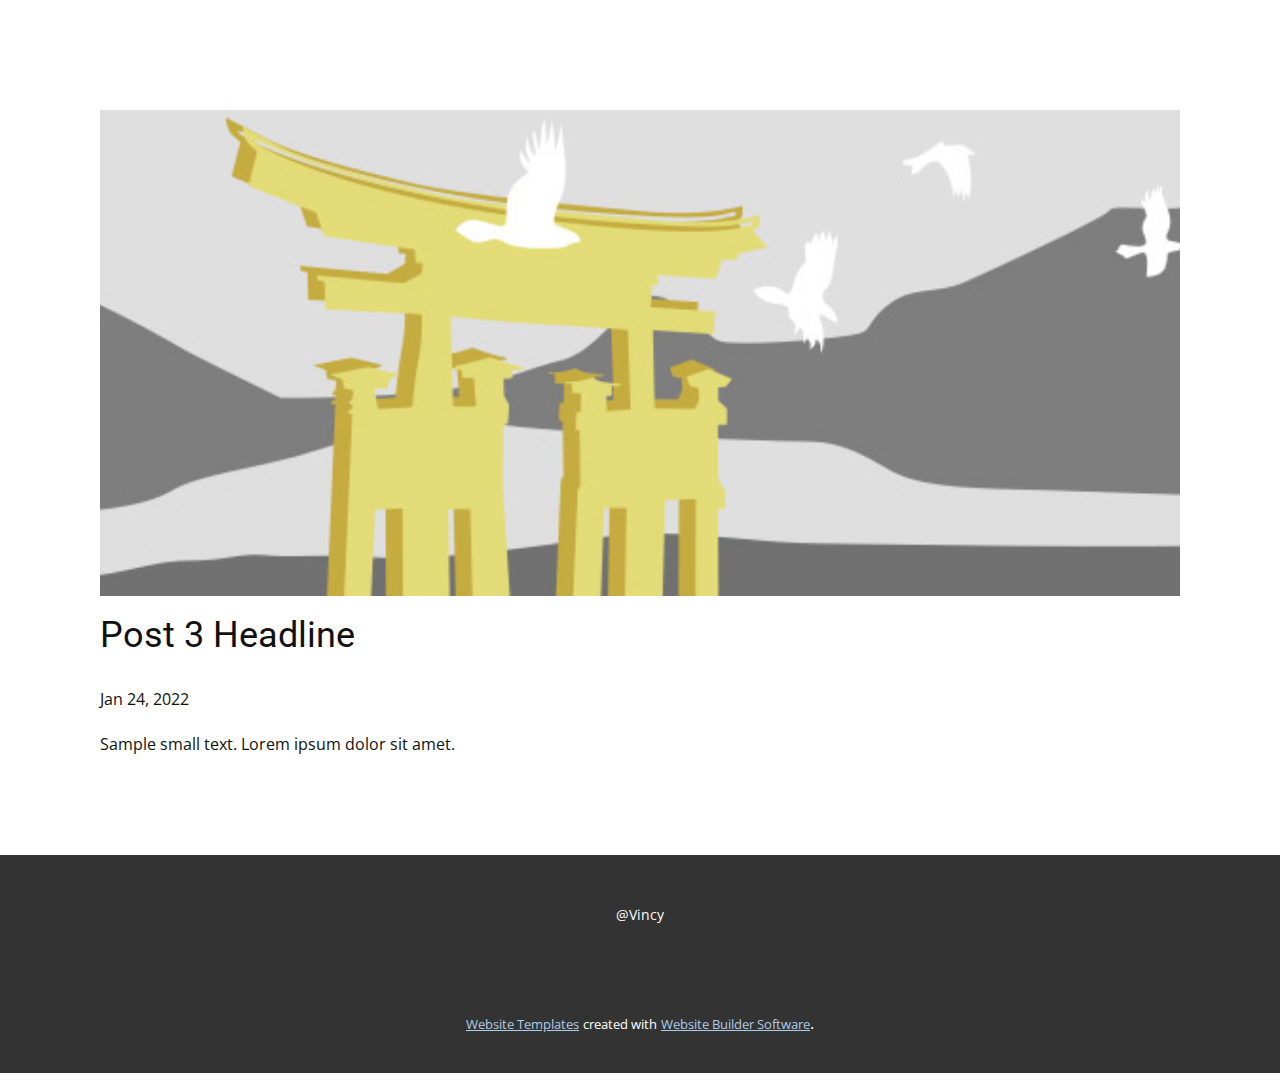
<file: blog/post-2.html>
<!doctype html>
<html style="font-size: 16px;"><head>
    <meta name="viewport" content="width=device-width, initial-scale=1.0">
    <meta charset="utf-8">
    <meta name="keywords" content="Post 1 Headline">
    <meta name="description" content="">
    <meta name="page_type" content="np-template-header-footer-from-plugin">
    <title>Post 3 Headline</title>
    <link rel="stylesheet" href="../nicepage.css" media="screen">
<link rel="stylesheet" href="../Post-Template.css" media="screen">
    <script class="u-script" type="text/javascript" src="../jquery.js" defer=""></script>
    <script class="u-script" type="text/javascript" src="../nicepage.js" defer=""></script>
    <meta name="generator" content="Nicepage 4.3.3, nicepage.com">
    <link id="u-theme-google-font" rel="stylesheet" href="https://fonts.googleapis.com/css?family=Roboto:100,100i,300,300i,400,400i,500,500i,700,700i,900,900i|Open+Sans:300,300i,400,400i,600,600i,700,700i,800,800i">
    
    
    <script type="application/ld+json">{
		"@context": "http://schema.org",
		"@type": "Organization",
		"name": ""
}</script>
    <meta name="theme-color" content="#478ac9">
  </head>
  <body class="u-body"><header class="u-clearfix u-header u-header" id="sec-80c4"><div class="u-clearfix u-sheet u-sheet-1">
        <h3 class="u-headline u-text u-text-default-xs u-text-1">
          <a href="/"></a>
        </h3>
      </div></header>
    <section class="u-align-center u-clearfix u-section-1" id="sec-fd6b">
      <div class="u-clearfix u-sheet u-valign-middle-md u-valign-middle-sm u-valign-middle-xs u-sheet-1"><!--post_details--><!--post_details_options_json--><!--{"source":""}--><!--/post_details_options_json--><!--blog_post-->
        <div class="u-container-style u-expanded-width u-post-details u-post-details-1">
          <div class="u-container-layout u-valign-middle u-container-layout-1"><!--blog_post_image-->
            <img alt="" class="u-blog-control u-expanded-width u-image u-image-default u-image-1" src="[data-uri]"><!--/blog_post_image--><!--blog_post_header-->
            <h2 class="u-blog-control u-text u-text-1">Post 3 Headline</h2><!--/blog_post_header--><!--blog_post_metadata-->
            <div class="u-blog-control u-metadata u-metadata-1"><!--blog_post_metadata_date-->
              <span class="u-meta-date u-meta-icon">Jan 24, 2022</span><!--/blog_post_metadata_date--><!--blog_post_metadata_category-->
              <!--/blog_post_metadata_category--><!--blog_post_metadata_comments-->
              <!--/blog_post_metadata_comments-->
            </div><!--/blog_post_metadata--><!--blog_post_content-->
            <div class="u-align-justify u-blog-control u-post-content u-text u-text-2 fr-view">
  Sample small text. Lorem ipsum dolor sit amet.
  </div><!--/blog_post_content-->
          </div>
        </div><!--/blog_post--><!--/post_details-->
      </div>
    </section>
    
    
    <footer class="u-align-center u-clearfix u-footer u-grey-80 u-footer" id="sec-1d3d"><div class="u-clearfix u-sheet u-valign-middle-xs u-sheet-1">
        <p class="u-small-text u-text u-text-variant u-text-1">@Vincy</p>
      </div></footer>
    <section class="u-backlink u-clearfix u-grey-80">
      <a class="u-link" href="https://nicepage.com/website-templates" target="_blank">
        <span>Website Templates</span>
      </a>
      <p class="u-text">
        <span>created with</span>
      </p>
      <a class="u-link" href="" target="_blank">
        <span>Website Builder Software</span>
      </a>. 
    </section>
  
</body></html>
</file>
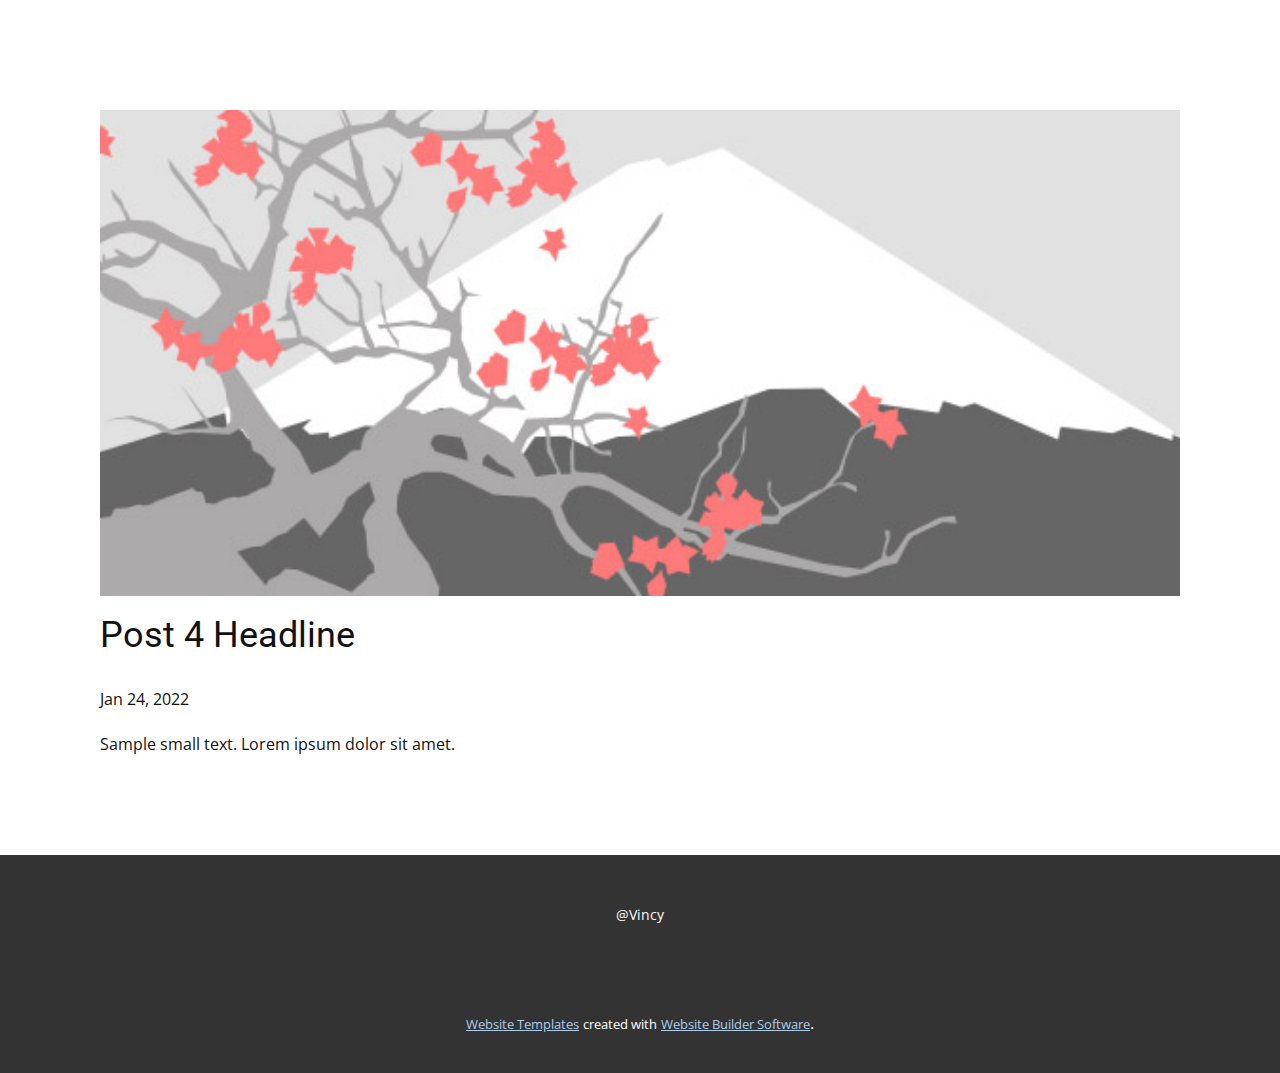
<file: blog/post-3.html>
<!doctype html>
<html style="font-size: 16px;"><head>
    <meta name="viewport" content="width=device-width, initial-scale=1.0">
    <meta charset="utf-8">
    <meta name="keywords" content="Post 1 Headline">
    <meta name="description" content="">
    <meta name="page_type" content="np-template-header-footer-from-plugin">
    <title>Post 4 Headline</title>
    <link rel="stylesheet" href="../nicepage.css" media="screen">
<link rel="stylesheet" href="../Post-Template.css" media="screen">
    <script class="u-script" type="text/javascript" src="../jquery.js" defer=""></script>
    <script class="u-script" type="text/javascript" src="../nicepage.js" defer=""></script>
    <meta name="generator" content="Nicepage 4.3.3, nicepage.com">
    <link id="u-theme-google-font" rel="stylesheet" href="https://fonts.googleapis.com/css?family=Roboto:100,100i,300,300i,400,400i,500,500i,700,700i,900,900i|Open+Sans:300,300i,400,400i,600,600i,700,700i,800,800i">
    
    
    <script type="application/ld+json">{
		"@context": "http://schema.org",
		"@type": "Organization",
		"name": ""
}</script>
    <meta name="theme-color" content="#478ac9">
  </head>
  <body class="u-body"><header class="u-clearfix u-header u-header" id="sec-80c4"><div class="u-clearfix u-sheet u-sheet-1">
        <h3 class="u-headline u-text u-text-default-xs u-text-1">
          <a href="/"></a>
        </h3>
      </div></header>
    <section class="u-align-center u-clearfix u-section-1" id="sec-fd6b">
      <div class="u-clearfix u-sheet u-valign-middle-md u-valign-middle-sm u-valign-middle-xs u-sheet-1"><!--post_details--><!--post_details_options_json--><!--{"source":""}--><!--/post_details_options_json--><!--blog_post-->
        <div class="u-container-style u-expanded-width u-post-details u-post-details-1">
          <div class="u-container-layout u-valign-middle u-container-layout-1"><!--blog_post_image-->
            <img alt="" class="u-blog-control u-expanded-width u-image u-image-default u-image-1" src="[data-uri]"><!--/blog_post_image--><!--blog_post_header-->
            <h2 class="u-blog-control u-text u-text-1">Post 4 Headline</h2><!--/blog_post_header--><!--blog_post_metadata-->
            <div class="u-blog-control u-metadata u-metadata-1"><!--blog_post_metadata_date-->
              <span class="u-meta-date u-meta-icon">Jan 24, 2022</span><!--/blog_post_metadata_date--><!--blog_post_metadata_category-->
              <!--/blog_post_metadata_category--><!--blog_post_metadata_comments-->
              <!--/blog_post_metadata_comments-->
            </div><!--/blog_post_metadata--><!--blog_post_content-->
            <div class="u-align-justify u-blog-control u-post-content u-text u-text-2 fr-view">
  Sample small text. Lorem ipsum dolor sit amet.
  </div><!--/blog_post_content-->
          </div>
        </div><!--/blog_post--><!--/post_details-->
      </div>
    </section>
    
    
    <footer class="u-align-center u-clearfix u-footer u-grey-80 u-footer" id="sec-1d3d"><div class="u-clearfix u-sheet u-valign-middle-xs u-sheet-1">
        <p class="u-small-text u-text u-text-variant u-text-1">@Vincy</p>
      </div></footer>
    <section class="u-backlink u-clearfix u-grey-80">
      <a class="u-link" href="https://nicepage.com/website-templates" target="_blank">
        <span>Website Templates</span>
      </a>
      <p class="u-text">
        <span>created with</span>
      </p>
      <a class="u-link" href="" target="_blank">
        <span>Website Builder Software</span>
      </a>. 
    </section>
  
</body></html>
</file>
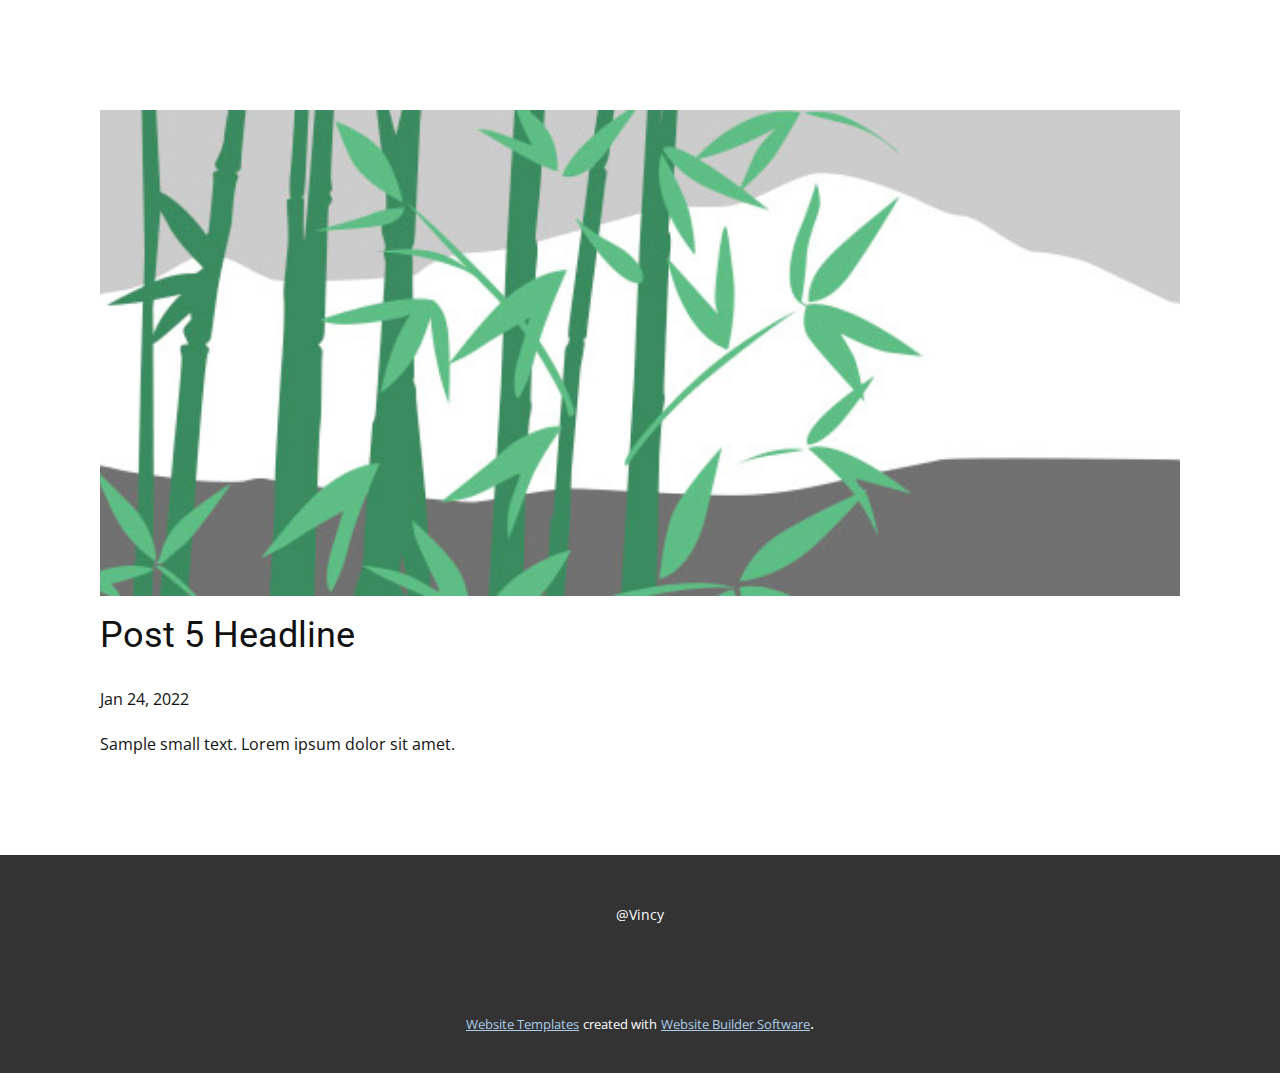
<file: blog/post-4.html>
<!doctype html>
<html style="font-size: 16px;"><head>
    <meta name="viewport" content="width=device-width, initial-scale=1.0">
    <meta charset="utf-8">
    <meta name="keywords" content="Post 1 Headline">
    <meta name="description" content="">
    <meta name="page_type" content="np-template-header-footer-from-plugin">
    <title>Post 5 Headline</title>
    <link rel="stylesheet" href="../nicepage.css" media="screen">
<link rel="stylesheet" href="../Post-Template.css" media="screen">
    <script class="u-script" type="text/javascript" src="../jquery.js" defer=""></script>
    <script class="u-script" type="text/javascript" src="../nicepage.js" defer=""></script>
    <meta name="generator" content="Nicepage 4.3.3, nicepage.com">
    <link id="u-theme-google-font" rel="stylesheet" href="https://fonts.googleapis.com/css?family=Roboto:100,100i,300,300i,400,400i,500,500i,700,700i,900,900i|Open+Sans:300,300i,400,400i,600,600i,700,700i,800,800i">
    
    
    <script type="application/ld+json">{
		"@context": "http://schema.org",
		"@type": "Organization",
		"name": ""
}</script>
    <meta name="theme-color" content="#478ac9">
  </head>
  <body class="u-body"><header class="u-clearfix u-header u-header" id="sec-80c4"><div class="u-clearfix u-sheet u-sheet-1">
        <h3 class="u-headline u-text u-text-default-xs u-text-1">
          <a href="/"></a>
        </h3>
      </div></header>
    <section class="u-align-center u-clearfix u-section-1" id="sec-fd6b">
      <div class="u-clearfix u-sheet u-valign-middle-md u-valign-middle-sm u-valign-middle-xs u-sheet-1"><!--post_details--><!--post_details_options_json--><!--{"source":""}--><!--/post_details_options_json--><!--blog_post-->
        <div class="u-container-style u-expanded-width u-post-details u-post-details-1">
          <div class="u-container-layout u-valign-middle u-container-layout-1"><!--blog_post_image-->
            <img alt="" class="u-blog-control u-expanded-width u-image u-image-default u-image-1" src="[data-uri]"><!--/blog_post_image--><!--blog_post_header-->
            <h2 class="u-blog-control u-text u-text-1">Post 5 Headline</h2><!--/blog_post_header--><!--blog_post_metadata-->
            <div class="u-blog-control u-metadata u-metadata-1"><!--blog_post_metadata_date-->
              <span class="u-meta-date u-meta-icon">Jan 24, 2022</span><!--/blog_post_metadata_date--><!--blog_post_metadata_category-->
              <!--/blog_post_metadata_category--><!--blog_post_metadata_comments-->
              <!--/blog_post_metadata_comments-->
            </div><!--/blog_post_metadata--><!--blog_post_content-->
            <div class="u-align-justify u-blog-control u-post-content u-text u-text-2 fr-view">
  Sample small text. Lorem ipsum dolor sit amet.
  </div><!--/blog_post_content-->
          </div>
        </div><!--/blog_post--><!--/post_details-->
      </div>
    </section>
    
    
    <footer class="u-align-center u-clearfix u-footer u-grey-80 u-footer" id="sec-1d3d"><div class="u-clearfix u-sheet u-valign-middle-xs u-sheet-1">
        <p class="u-small-text u-text u-text-variant u-text-1">@Vincy</p>
      </div></footer>
    <section class="u-backlink u-clearfix u-grey-80">
      <a class="u-link" href="https://nicepage.com/website-templates" target="_blank">
        <span>Website Templates</span>
      </a>
      <p class="u-text">
        <span>created with</span>
      </p>
      <a class="u-link" href="" target="_blank">
        <span>Website Builder Software</span>
      </a>. 
    </section>
  
</body></html>
</file>
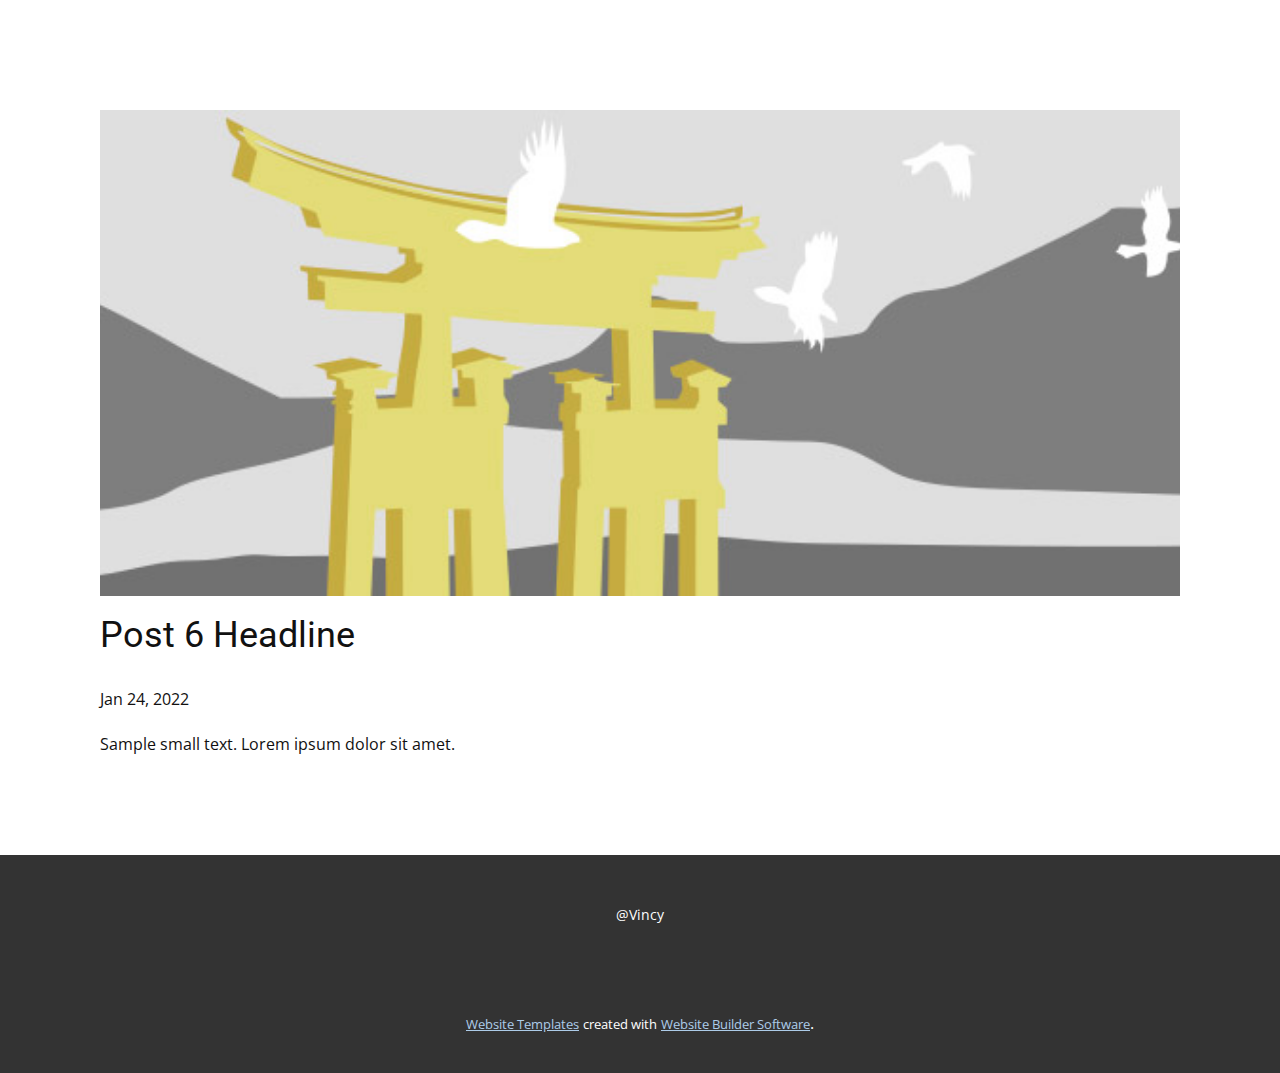
<file: blog/post-5.html>
<!doctype html>
<html style="font-size: 16px;"><head>
    <meta name="viewport" content="width=device-width, initial-scale=1.0">
    <meta charset="utf-8">
    <meta name="keywords" content="Post 1 Headline">
    <meta name="description" content="">
    <meta name="page_type" content="np-template-header-footer-from-plugin">
    <title>Post 6 Headline</title>
    <link rel="stylesheet" href="../nicepage.css" media="screen">
<link rel="stylesheet" href="../Post-Template.css" media="screen">
    <script class="u-script" type="text/javascript" src="../jquery.js" defer=""></script>
    <script class="u-script" type="text/javascript" src="../nicepage.js" defer=""></script>
    <meta name="generator" content="Nicepage 4.3.3, nicepage.com">
    <link id="u-theme-google-font" rel="stylesheet" href="https://fonts.googleapis.com/css?family=Roboto:100,100i,300,300i,400,400i,500,500i,700,700i,900,900i|Open+Sans:300,300i,400,400i,600,600i,700,700i,800,800i">
    
    
    <script type="application/ld+json">{
		"@context": "http://schema.org",
		"@type": "Organization",
		"name": ""
}</script>
    <meta name="theme-color" content="#478ac9">
  </head>
  <body class="u-body"><header class="u-clearfix u-header u-header" id="sec-80c4"><div class="u-clearfix u-sheet u-sheet-1">
        <h3 class="u-headline u-text u-text-default-xs u-text-1">
          <a href="/"></a>
        </h3>
      </div></header>
    <section class="u-align-center u-clearfix u-section-1" id="sec-fd6b">
      <div class="u-clearfix u-sheet u-valign-middle-md u-valign-middle-sm u-valign-middle-xs u-sheet-1"><!--post_details--><!--post_details_options_json--><!--{"source":""}--><!--/post_details_options_json--><!--blog_post-->
        <div class="u-container-style u-expanded-width u-post-details u-post-details-1">
          <div class="u-container-layout u-valign-middle u-container-layout-1"><!--blog_post_image-->
            <img alt="" class="u-blog-control u-expanded-width u-image u-image-default u-image-1" src="[data-uri]"><!--/blog_post_image--><!--blog_post_header-->
            <h2 class="u-blog-control u-text u-text-1">Post 6 Headline</h2><!--/blog_post_header--><!--blog_post_metadata-->
            <div class="u-blog-control u-metadata u-metadata-1"><!--blog_post_metadata_date-->
              <span class="u-meta-date u-meta-icon">Jan 24, 2022</span><!--/blog_post_metadata_date--><!--blog_post_metadata_category-->
              <!--/blog_post_metadata_category--><!--blog_post_metadata_comments-->
              <!--/blog_post_metadata_comments-->
            </div><!--/blog_post_metadata--><!--blog_post_content-->
            <div class="u-align-justify u-blog-control u-post-content u-text u-text-2 fr-view">
  Sample small text. Lorem ipsum dolor sit amet.
  </div><!--/blog_post_content-->
          </div>
        </div><!--/blog_post--><!--/post_details-->
      </div>
    </section>
    
    
    <footer class="u-align-center u-clearfix u-footer u-grey-80 u-footer" id="sec-1d3d"><div class="u-clearfix u-sheet u-valign-middle-xs u-sheet-1">
        <p class="u-small-text u-text u-text-variant u-text-1">@Vincy</p>
      </div></footer>
    <section class="u-backlink u-clearfix u-grey-80">
      <a class="u-link" href="https://nicepage.com/website-templates" target="_blank">
        <span>Website Templates</span>
      </a>
      <p class="u-text">
        <span>created with</span>
      </p>
      <a class="u-link" href="" target="_blank">
        <span>Website Builder Software</span>
      </a>. 
    </section>
  
</body></html>
</file>
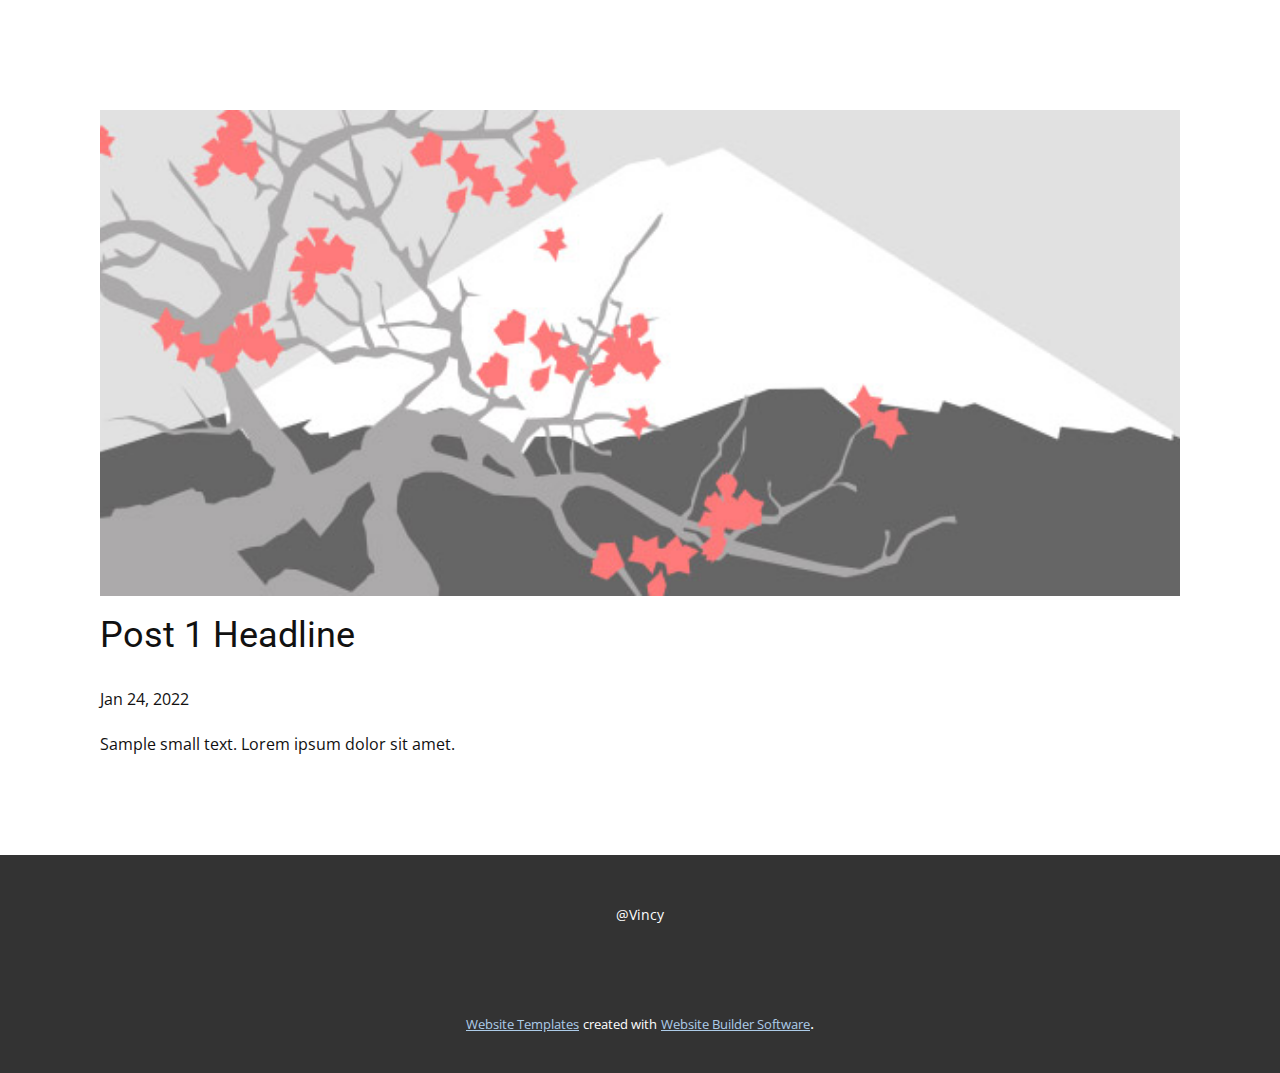
<file: blog/post.html>
<!doctype html>
<html style="font-size: 16px;"><head>
    <meta name="viewport" content="width=device-width, initial-scale=1.0">
    <meta charset="utf-8">
    <meta name="keywords" content="Post 1 Headline">
    <meta name="description" content="">
    <meta name="page_type" content="np-template-header-footer-from-plugin">
    <title>Post 1 Headline</title>
    <link rel="stylesheet" href="../nicepage.css" media="screen">
<link rel="stylesheet" href="../Post-Template.css" media="screen">
    <script class="u-script" type="text/javascript" src="../jquery.js" defer=""></script>
    <script class="u-script" type="text/javascript" src="../nicepage.js" defer=""></script>
    <meta name="generator" content="Nicepage 4.3.3, nicepage.com">
    <link id="u-theme-google-font" rel="stylesheet" href="https://fonts.googleapis.com/css?family=Roboto:100,100i,300,300i,400,400i,500,500i,700,700i,900,900i|Open+Sans:300,300i,400,400i,600,600i,700,700i,800,800i">
    
    
    <script type="application/ld+json">{
		"@context": "http://schema.org",
		"@type": "Organization",
		"name": ""
}</script>
    <meta name="theme-color" content="#478ac9">
  </head>
  <body class="u-body"><header class="u-clearfix u-header u-header" id="sec-80c4"><div class="u-clearfix u-sheet u-sheet-1">
        <h3 class="u-headline u-text u-text-default-xs u-text-1">
          <a href="/"></a>
        </h3>
      </div></header>
    <section class="u-align-center u-clearfix u-section-1" id="sec-fd6b">
      <div class="u-clearfix u-sheet u-valign-middle-md u-valign-middle-sm u-valign-middle-xs u-sheet-1"><!--post_details--><!--post_details_options_json--><!--{"source":""}--><!--/post_details_options_json--><!--blog_post-->
        <div class="u-container-style u-expanded-width u-post-details u-post-details-1">
          <div class="u-container-layout u-valign-middle u-container-layout-1"><!--blog_post_image-->
            <img alt="" class="u-blog-control u-expanded-width u-image u-image-default u-image-1" src="[data-uri]"><!--/blog_post_image--><!--blog_post_header-->
            <h2 class="u-blog-control u-text u-text-1">Post 1 Headline</h2><!--/blog_post_header--><!--blog_post_metadata-->
            <div class="u-blog-control u-metadata u-metadata-1"><!--blog_post_metadata_date-->
              <span class="u-meta-date u-meta-icon">Jan 24, 2022</span><!--/blog_post_metadata_date--><!--blog_post_metadata_category-->
              <!--/blog_post_metadata_category--><!--blog_post_metadata_comments-->
              <!--/blog_post_metadata_comments-->
            </div><!--/blog_post_metadata--><!--blog_post_content-->
            <div class="u-align-justify u-blog-control u-post-content u-text u-text-2 fr-view">
  Sample small text. Lorem ipsum dolor sit amet.
  </div><!--/blog_post_content-->
          </div>
        </div><!--/blog_post--><!--/post_details-->
      </div>
    </section>
    
    
    <footer class="u-align-center u-clearfix u-footer u-grey-80 u-footer" id="sec-1d3d"><div class="u-clearfix u-sheet u-valign-middle-xs u-sheet-1">
        <p class="u-small-text u-text u-text-variant u-text-1">@Vincy</p>
      </div></footer>
    <section class="u-backlink u-clearfix u-grey-80">
      <a class="u-link" href="https://nicepage.com/website-templates" target="_blank">
        <span>Website Templates</span>
      </a>
      <p class="u-text">
        <span>created with</span>
      </p>
      <a class="u-link" href="" target="_blank">
        <span>Website Builder Software</span>
      </a>. 
    </section>
  
</body></html>
</file>
